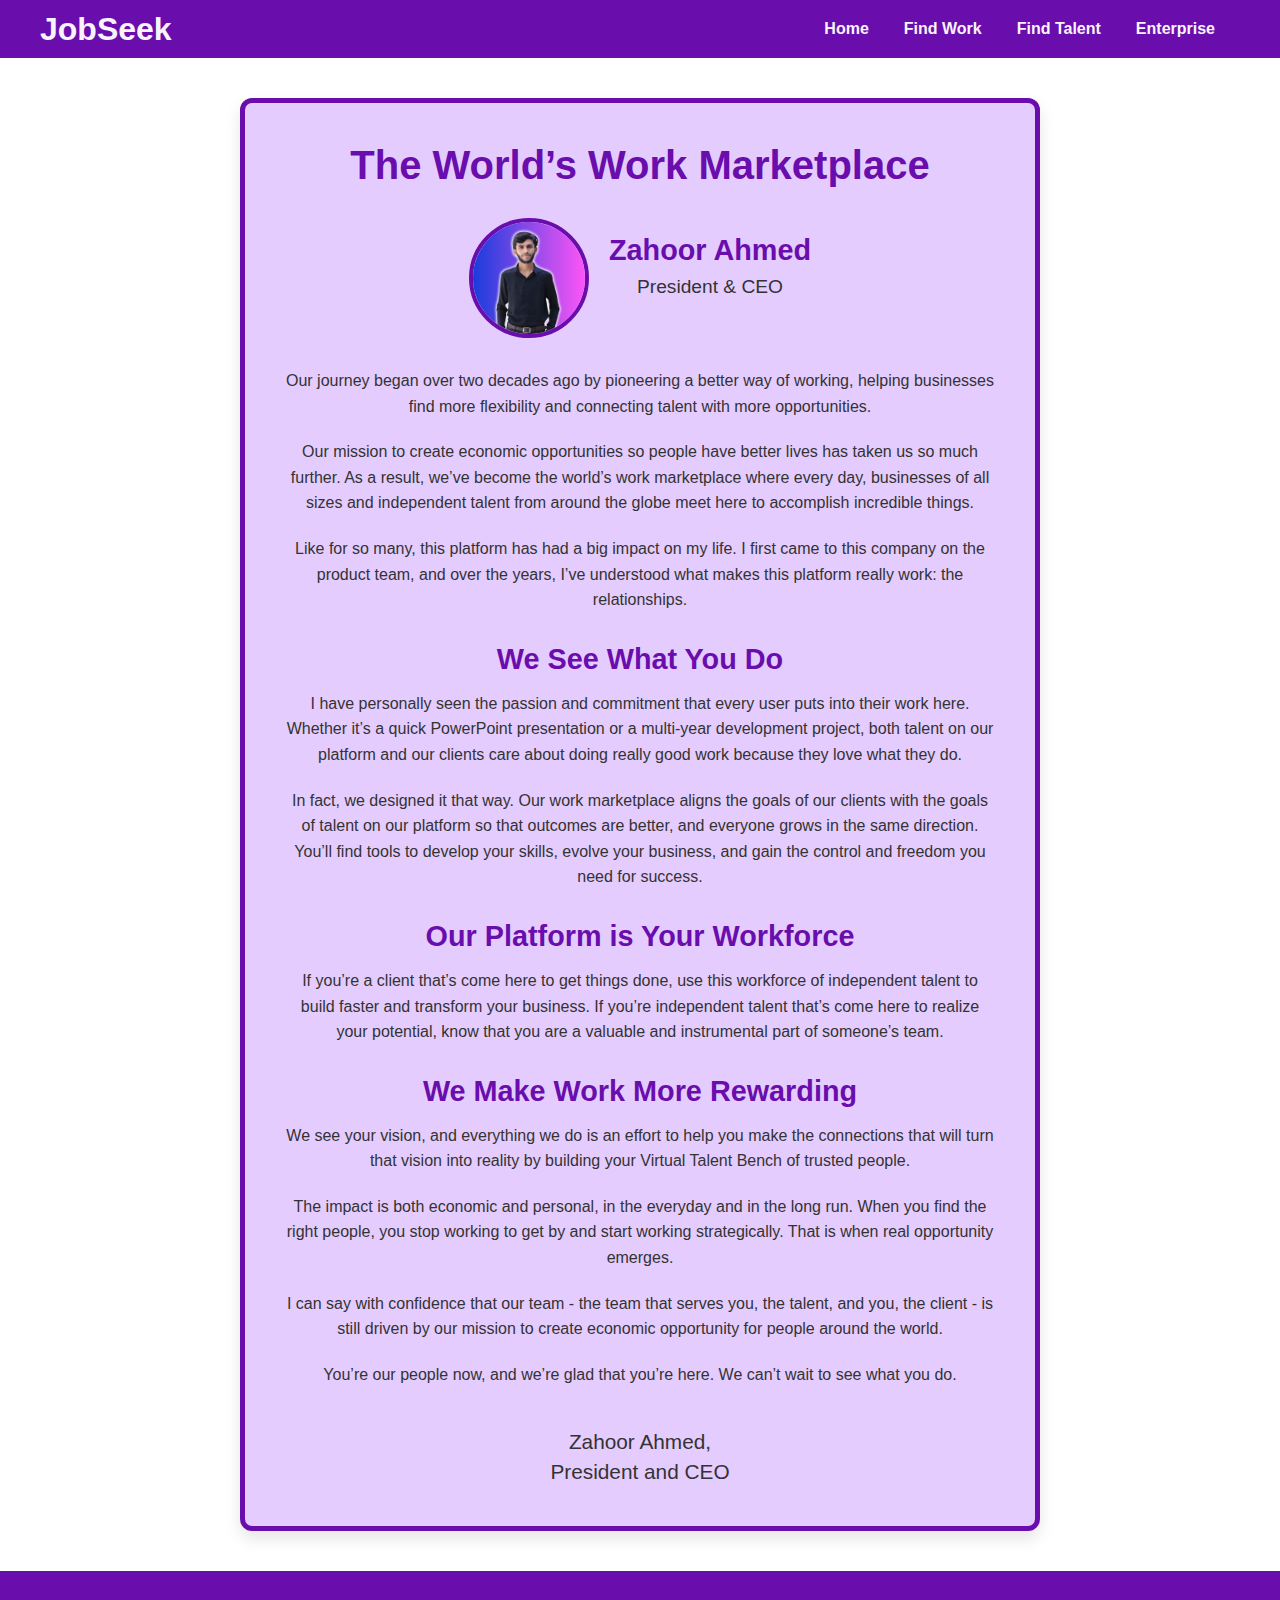
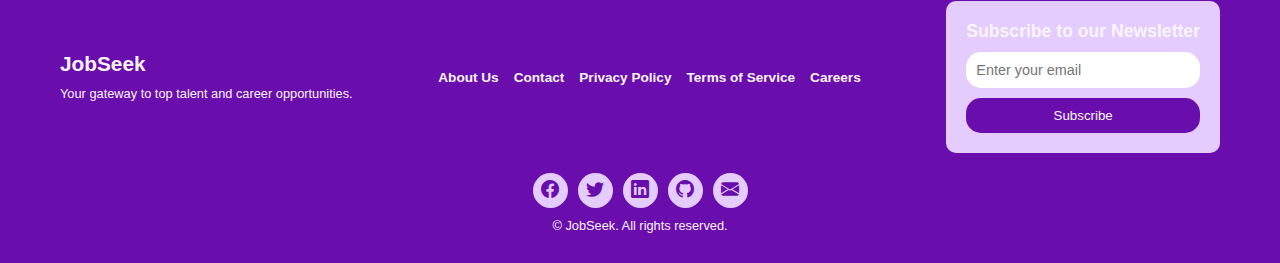
<file: AboutUs.html>
<!DOCTYPE html>
<html lang="en">
<head>
    <meta charset="UTF-8">
    <meta name="viewport" content="width=device-width, initial-scale=1.0">
    <title>About Us</title>
    <link href="https://cdn.jsdelivr.net/npm/bootstrap-icons/font/bootstrap-icons.css" rel="stylesheet">
    <link rel="stylesheet" href="AboutUs.css">
</head>

<body>
    
    <header>
        <div class="containers">
            <div class="logo">
                <h1 style="margin-left: 40px;">JobSeek</h1>
            </div>
            <nav>
                <ul>
                    <li><a href="index.html">Home</a></li>
                    <li><a href="FindWork.html">Find Work</a></li>
                    <li><a href="FindTalent.html">Find Talent</a></li>
                    <li><a href="#">Enterprise</a></li>
                </ul>
            </nav>
        </div>
    </header>


    <section class="about-us">
        <h2>The World’s Work Marketplace</h2>
    
        <div class="ceo-section">
            <img src="./Assets/Zahoor_Ahmed.png" alt="Zahoor Ahmed" class="ceo-image">
            <div class="ceo-details">
                <h3>Zahoor Ahmed</h3>
                <p>President & CEO</p>
            </div>
        </div>
    
        <p>Our journey began over two decades ago by pioneering a better way of working, helping businesses find more flexibility and connecting talent with more opportunities.</p>
    
        <p>Our mission to create economic opportunities so people have better lives has taken us so much further. As a result, we’ve become the world’s work marketplace where every day, businesses of all sizes and independent talent from around the globe meet here to accomplish incredible things.</p>
    
        <p>Like for so many, this platform has had a big impact on my life. I first came to this company on the product team, and over the years, I’ve understood what makes this platform really work: the relationships.</p>
    
        <h4>We See What You Do</h4>
        <p>I have personally seen the passion and commitment that every user puts into their work here. Whether it’s a quick PowerPoint presentation or a multi-year development project, both talent on our platform and our clients care about doing really good work because they love what they do.</p>
    
        <p>In fact, we designed it that way. Our work marketplace aligns the goals of our clients with the goals of talent on our platform so that outcomes are better, and everyone grows in the same direction. You’ll find tools to develop your skills, evolve your business, and gain the control and freedom you need for success.</p>
    
        <h4>Our Platform is Your Workforce</h4>
        <p>If you’re a client that’s come here to get things done, use this workforce of independent talent to build faster and transform your business. If you’re independent talent that’s come here to realize your potential, know that you are a valuable and instrumental part of someone’s team.</p>
    
        <h4>We Make Work More Rewarding</h4>
        <p>We see your vision, and everything we do is an effort to help you make the connections that will turn that vision into reality by building your Virtual Talent Bench of trusted people.</p>
    
        <p>The impact is both economic and personal, in the everyday and in the long run. When you find the right people, you stop working to get by and start working strategically. That is when real opportunity emerges.</p>
    
        <p>I can say with confidence that our team - the team that serves you, the talent, and you, the client - is still driven by our mission to create economic opportunity for people around the world.</p>
    
        <p>You’re our people now, and we’re glad that you’re here. We can’t wait to see what you do.</p>
    
        <div class="ceo-signature">
            <p>Zahoor Ahmed,<br>President and CEO</p>
        </div>
    </section>
    
    <footer>
        <div class="footer-container">
            <div class="footer-left">
                <h2>JobSeek</h2>
                <p>Your gateway to top talent and career opportunities.</p>
            </div>
    
            <div class="footer-center">
                <ul class="footer-links">
                    <li><a href="#">About Us</a></li>
                    <li><a href="#">Contact</a></li>
                    <li><a href="#">Privacy Policy</a></li>
                    <li><a href="#">Terms of Service</a></li>
                    <li><a href="#">Careers</a></li>
                </ul>
            </div>
    
            <div class="footer-right">
                <div class="newsletter-box">
                    <h4>Subscribe to our Newsletter</h4>
                    <form>
                        <input type="email" placeholder="Enter your email" required>
                        <button type="submit">Subscribe</button>
                    </form>
                </div>
            </div>
        </div>
    
        <div class="footer-bottom">
            <ul class="social-icons">
                <li><a href="#"><i class="bi bi-facebook"></i></a></li>
                <li><a href="#"><i class="bi bi-twitter"></i></a></li>
                <li><a href="#"><i class="bi bi-linkedin"></i></a></li>
                <li><a href="#"><i class="bi bi-github"></i></a></li>
                <li><a href="mailto:your-email@gmail.com"><i class="bi bi-envelope-fill"></i></a></li>
            </ul>
            <p>&copy; <span id="year"></span> JobSeek. All rights reserved.</p>
        </div>
    </footer>
    

</body>
</html>
</file>
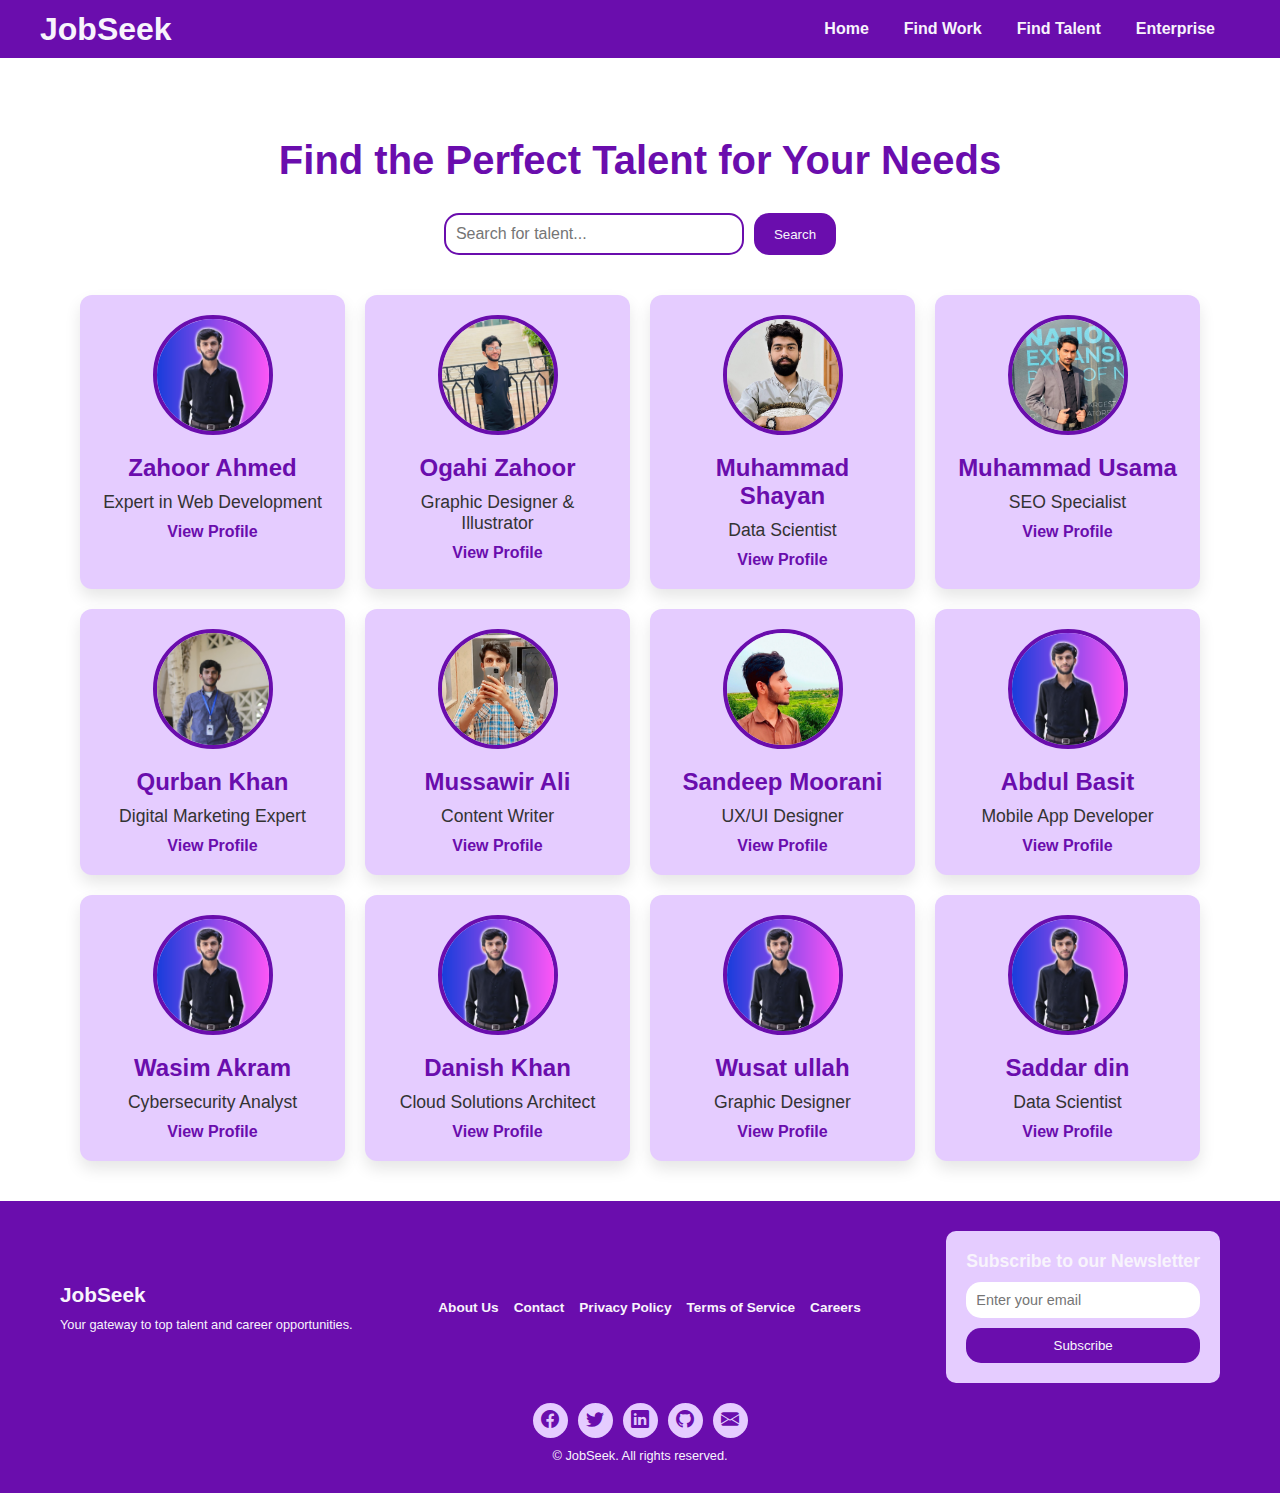
<file: FindTalent.html>
<!DOCTYPE html>
<html lang="en">
<head>
    <meta charset="UTF-8">
    <meta name="viewport" content="width=device-width, initial-scale=1.0">
    <title>Find Talent</title>
    <link href="https://cdn.jsdelivr.net/npm/bootstrap-icons/font/bootstrap-icons.css" rel="stylesheet">
    <link rel="stylesheet" href="FindTalent.css">
</head>
<body>
    
    <header>
        <div class="containers">
            <div class="logo" >
                <h1 style="margin-left: 40px;">JobSeek</h1>
            </div>
            <nav>
                <ul style="margin-right: 40px;">
                    <li><a href="index.html">Home</a></li>
                    <li><a href="FindWork.html">Find Work</a></li>
                    <li><a href="#">Find Talent</a></li>
                    <li><a href="#">Enterprise</a></li>
                </ul>
            </nav>
        </div>
    </header>

    <section class="find-talent">
        <h2>Find the Perfect Talent for Your Needs</h2>
        
        <div class="search-bar">
            <input type="text" placeholder="Search for talent...">
            <button type="submit">Search</button>
        </div>
        
        <div class="talent-list">
            <div class="talent-item">
                <img src="./Assets/Zahoor_Ahmed.png" alt="Talent 1" class="talent-image">
                <div class="talent-info">
                    <h3>Zahoor Ahmed</h3>
                    <p>Expert in Web Development</p>
                    <a href="TalentProfile.html">View Profile</a>
                </div>
            </div>
            
            <div class="talent-item">
                <img src="./Assets/Zahoor4.jpeg" alt="Talent 2" class="talent-image">
                <div class="talent-info">
                    <h3>Ogahi Zahoor</h3>
                    <p>Graphic Designer & Illustrator</p>
                    <a href="TalentProfile.html">View Profile</a>
                </div>
            </div>
            
            <div class="talent-item">
                <img src="./Assets/Shayan.jpg" alt="Talent 3" class="talent-image">
                <div class="talent-info">
                    <h3>Muhammad Shayan</h3>
                    <p>Data Scientist</p>
                    <a href="TalentProfile.html">View Profile</a>
                </div>
            </div>
            
            <div class="talent-item">
                <img src="./Assets/Usama.jpeg" alt="Talent 4" class="talent-image">
                <div class="talent-info">
                    <h3>Muhammad Usama</h3>
                    <p>SEO Specialist</p>
                    <a href="#">View Profile</a>
                </div>
            </div>
            
            <div class="talent-item">
                <img src="./Assets/Zahoor1.jpeg" alt="Talent 5" class="talent-image">
                <div class="talent-info">
                    <h3>Qurban Khan </h3>
                    <p>Digital Marketing Expert</p>
                    <a href="#">View Profile</a>
                </div>
            </div>
            
            <div class="talent-item">
                <img src="./Assets/Zahoor2.jpeg" alt="Talent 6" class="talent-image">
                <div class="talent-info">
                    <h3>Mussawir Ali</h3>
                    <p>Content Writer</p>
                    <a href="#">View Profile</a>
                </div>
            </div>
            
            <div class="talent-item">
                <img src="./Assets/Zahoor3.jpeg" alt="Talent 7" class="talent-image">
                <div class="talent-info">
                    <h3>Sandeep Moorani</h3>
                    <p>UX/UI Designer</p>
                    <a href="#">View Profile</a>
                </div>
            </div>
            
            <div class="talent-item">
                <img src="./Assets/Zahoor_Ahmed.png" alt="Talent 8" class="talent-image">
                <div class="talent-info">
                    <h3>Abdul Basit</h3>
                    <p>Mobile App Developer</p>
                    <a href="#">View Profile</a>
                </div>
            </div>
            
            <div class="talent-item">
                <img src="./Assets/Zahoor_Ahmed.png" alt="Talent 9" class="talent-image">
                <div class="talent-info">
                    <h3>Wasim Akram</h3>
                    <p>Cybersecurity Analyst</p>
                    <a href="#">View Profile</a>
                </div>
            </div>
            
            <div class="talent-item">
                <img src="./Assets/Zahoor_Ahmed.png" alt="Talent 10" class="talent-image">
                <div class="talent-info">
                    <h3>Danish Khan</h3>
                    <p>Cloud Solutions Architect</p>
                    <a href="#">View Profile</a>
                </div>
            </div>
            
            <div class="talent-item">
                <img src="./Assets/Zahoor_Ahmed.png" alt="Talent 11" class="talent-image">
                <div class="talent-info">
                    <h3>Wusat ullah</h3>
                    <p>Graphic Designer</p>
                    <a href="#">View Profile</a>
                </div>
            </div>
            
            <div class="talent-item">
                <img src="./Assets/Zahoor_Ahmed.png" alt="Talent 12" class="talent-image">
                <div class="talent-info">
                    <h3>Saddar din</h3>
                    <p>Data Scientist</p>
                    <a href="#">View Profile</a>
                </div>
            </div>
            
        </div>
    </section>

    <footer>
        <div class="footer-container">
            <div class="footer-left">
                <h2>JobSeek</h2>
                <p>Your gateway to top talent and career opportunities.</p>
            </div>

            <div class="footer-center">
                <ul class="footer-links">
                    <li><a href="AboutUs.html">About Us</a></li>
                    <li><a href="#">Contact</a></li>
                    <li><a href="#">Privacy Policy</a></li>
                    <li><a href="#">Terms of Service</a></li>
                    <li><a href="#">Careers</a></li>
                </ul>
            </div>

            <div class="footer-right">
                <div class="newsletter-box">
                    <h4>Subscribe to our Newsletter</h4>
                    <form>
                        <input type="email" placeholder="Enter your email" required>
                        <button type="submit">Subscribe</button>
                    </form>
                </div>
            </div>
        </div>

        <div class="footer-bottom">
            <ul class="social-icons">
                <li><a href="#"><i class="bi bi-facebook"></i></a></li>
                <li><a href="#"><i class="bi bi-twitter"></i></a></li>
                <li><a href="#"><i class="bi bi-linkedin"></i></a></li>
                <li><a href="#"><i class="bi bi-github"></i></a></li>
                <li><a href="mailto:your-email@gmail.com"><i class="bi bi-envelope-fill"></i></a></li>
            </ul>
            <p>&copy; <span id="year"></span> JobSeek. All rights reserved.</p>
        </div>
    </footer>

</body>
</html>
</file>
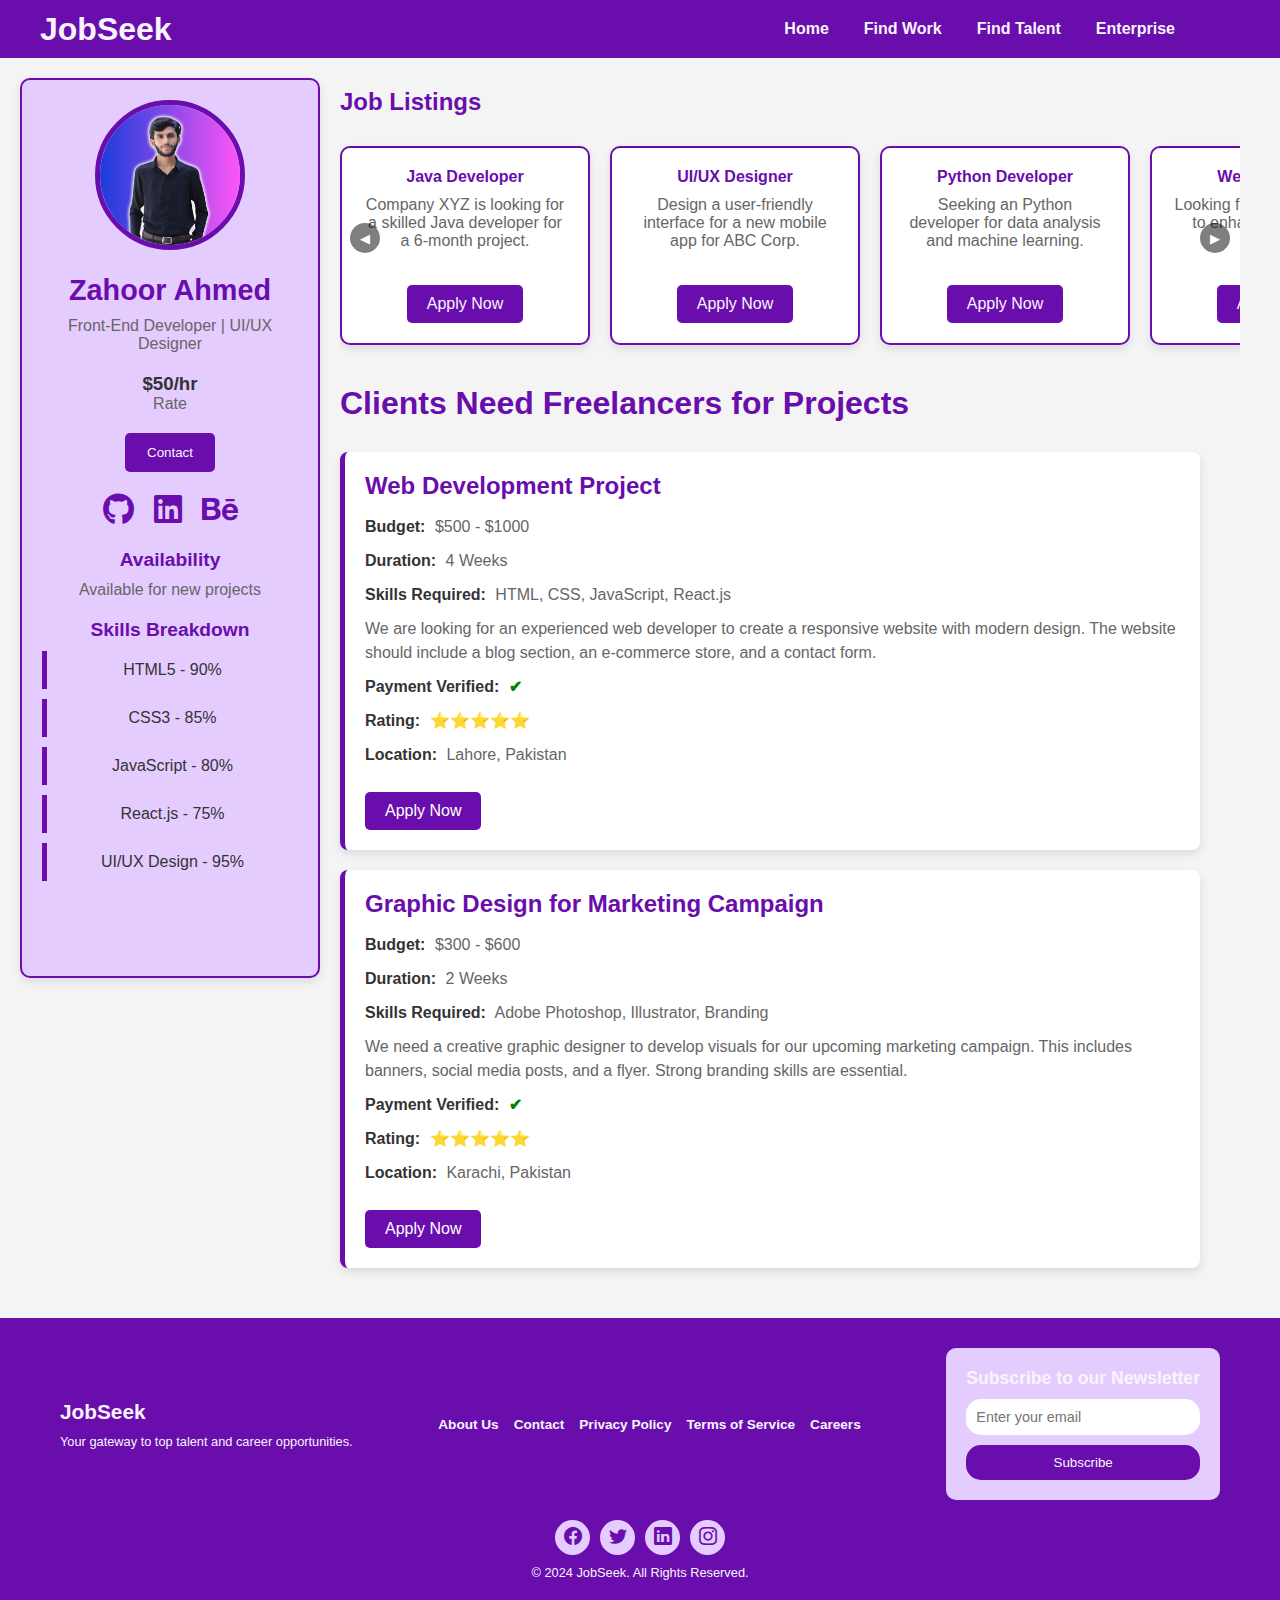
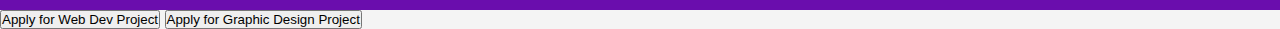
<file: FindWork.html>
<!DOCTYPE html>
<html lang="en">
<head>
    <meta charset="UTF-8">
    <meta name="viewport" content="width=device-width, initial-scale=1.0">
    <title>Find Work</title>
    <link rel="stylesheet" href="Find.css">
    <link href="https://cdn.jsdelivr.net/npm/bootstrap-icons/font/bootstrap-icons.css" rel="stylesheet">
    <link rel="stylesheet" href="https://cdnjs.cloudflare.com/ajax/libs/font-awesome/6.0.0-beta3/css/all.min.css">
    
   
</head>
<body>

    <header>
        <div class="containers">
            <div class="logo">
                <h1 style="margin-left: 40px;">JobSeek</h1>
            </div>
            <nav style="margin-right: 40px;">
                <ul>
                    <li><a href="index.html">Home</a></li>
                    <li><a href="#">Find Work</a></li>
                    <li><a href="FindTalent.html">Find Talent</a></li>
                    <li><a href="#">Enterprise</a></li>
                </ul>
            </nav>
        </div>
    </header>

    <div class="container">
        <div class="profile-container">
            <aside class="profile-sidebar">
                <div class="profile-pic">
                    <img src="./Assets/Zahoor_Ahmed.png" alt="Zahoor Ahmed">
                </div>
                <h2>Zahoor Ahmed</h2>
                <p>Front-End Developer | UI/UX Designer</p>
                <div class="profile-rate">
                    <h3>$50/hr</h3>
                    <p>Rate</p>
                </div>
                <button class="contact-button">Contact</button>
                
                <div class="profile-links">
                    <a href="https://github.com/yourprofile" class="profile-link" aria-label="GitHub">
                        <i class="fab fa-github"></i>
                    </a>
                    <a href="https://linkedin.com/in/yourprofile" class="profile-link" aria-label="LinkedIn">
                        <i class="fab fa-linkedin"></i>
                    </a>
                    <a href="https://behance.net/yourprofile" class="profile-link" aria-label="Behance">
                        <i class="fab fa-behance"></i>
                    </a>
                </div>
                
                <div class="profile-availability">
                    <h4>Availability</h4>
                    <p>Available for new projects</p>
                </div>
                <div class="profile-skills-breakdown">
                    <h4>Skills Breakdown</h4>
                    <ul>
                        <li>HTML5 - 90%</li>
                        <li>CSS3 - 85%</li>
                        <li>JavaScript - 80%</li>
                        <li>React.js - 75%</li>
                        <li>UI/UX Design - 95%</li>
                    </ul>
                </div>
            </aside>
            
            <div class="content-section">
                <section class="job-listings">
                    <h3>Job Listings</h3>
                    <div class="horizontal-scroll">
                        <button class="scroll-icon left">&#9664;</button> 
                        <div class="job-category-box">
                            <h4>Java Developer</h4>
                            <p>Company XYZ is looking for a skilled Java developer for a 6-month project.</p>
                            <a href="#" class="btn">Apply Now</a>
                        </div>
                        <div class="job-category-box">
                            <h4>UI/UX Designer</h4>
                            <p>Design a user-friendly interface for a new mobile app for ABC Corp.</p>
                            <a href="#" class="btn">Apply Now</a>
                        </div>
                        <div class="job-category-box">
                            <h4>Python Developer</h4>
                            <p>Seeking an Python developer for data analysis and machine learning.</p>
                            <a href="#" class="btn">Apply Now</a>
                        </div>
                        <div class="job-category-box">
                            <h4>Web Developer</h4>
                            <p>Looking for a web developer to enhance our existing website.</p>
                            <a href="#" class="btn">Apply Now</a>
                        </div>
                        <div class="job-category-box">
                            <h4>App Developer</h4>
                            <p>Develop a cross-platform mobile application for our startup.</p>
                            <a href="#" class="btn">Apply Now</a>
                        </div>
                        <div class="job-category-box">
                            <h4>Graphic Designer</h4>
                            <p>GraphicDesign marketing materials for our new product launch.</p>
                            <a href="#" class="btn">Apply Now</a>
                        </div>
                        <button class="scroll-icon right">&#9654;</button> 
                    </div>
                </section>

                <section class="clients-projects">
                    <h3>Clients Need Freelancers for Projects</h3>
                
                    <div class="project-card">
                        <h4>Web Development Project</h4>
                        <p><strong>Budget:</strong> $500 - $1000</p>
                        <p><strong>Duration:</strong> 4 Weeks</p>
                        <p><strong>Skills Required:</strong> HTML, CSS, JavaScript, React.js</p>
                        <p>We are looking for an experienced web developer to create a responsive website with modern design. The website should include a blog section, an e-commerce store, and a contact form.</p>
                        <p><strong>Payment Verified:</strong> <span style="color: green;">✔</span></p>
                        <p><strong>Rating:</strong> ⭐⭐⭐⭐⭐</p>
                        <p><strong>Location:</strong> Lahore, Pakistan</p>
                        <a href="#" class="btn open-modal" data-project="1">Apply Now</a>
                    </div>
                
                    <div class="project-card">
                        <h4>Graphic Design for Marketing Campaign</h4>
                        <p><strong>Budget:</strong> $300 - $600</p>
                        <p><strong>Duration:</strong> 2 Weeks</p>
                        <p><strong>Skills Required:</strong> Adobe Photoshop, Illustrator, Branding</p>
                        <p>We need a creative graphic designer to develop visuals for our upcoming marketing campaign. This includes banners, social media posts, and a flyer. Strong branding skills are essential.</p>
                        <p><strong>Payment Verified:</strong> <span style="color: green;">✔</span></p>
                        <p><strong>Rating:</strong> ⭐⭐⭐⭐⭐</p>
                        <p><strong>Location:</strong> Karachi, Pakistan</p>
                        <a href="#" class="btn open-modal" data-project="2">Apply Now</a>
                    </div>
                </section>
            </div>
        </div>
    </div>

    <footer>
        <div class="footer-container">
            <div class="footer-left">
                <h2>JobSeek</h2>
                <p>Your gateway to top talent and career opportunities.</p>
            </div>
    
            <div class="footer-center">
                <ul class="footer-links">
                    <li><a href="AboutUs.html">About Us</a></li>
                    <li><a href="#">Contact</a></li>
                    <li><a href="#">Privacy Policy</a></li>
                    <li><a href="#">Terms of Service</a></li>
                    <li><a href="#">Careers</a></li>
                </ul>
            </div>
    
            <div class="footer-right">
                <div class="newsletter-box">
                    <h4>Subscribe to our Newsletter</h4>
                    <form>
                        <input type="email" placeholder="Enter your email" required>
                        <button type="submit">Subscribe</button>
                    </form>
                </div>
            </div>
        </div>
    
        <div class="footer-bottom">
            <ul class="social-icons">
                <li><a href="#"><i class="bi bi-facebook"></i></a></li>
                <li><a href="#"><i class="bi bi-twitter"></i></a></li>
                <li><a href="#"><i class="bi bi-linkedin"></i></a></li>
                <li><a href="#"><i class="bi bi-instagram"></i></a></li>
            </ul>
            <p>&copy; 2024 JobSeek. All Rights Reserved.</p>
        </div>
    </footer>


    <div id="myModal" class="modal">
        <div class="modal-content">
            <span class="close">&times;</span>
            <h2>Apply for Project</h2>
            <div id="modal-body">
                
            </div>
            <div class="modal-footer">
                <button id="submit-application" class="btn">Submit Application</button>
            </div>
        </div>
    </div>
    
 
    <button class="open-modal" data-project="1">Apply for Web Dev Project</button>
    <button class="open-modal" data-project="2">Apply for Graphic Design Project</button>
    
    <script>
        document.addEventListener('DOMContentLoaded', function () {
            
            var modal = document.getElementById('myModal');
            var modalContent = document.querySelector('.modal-content');
            var span = document.getElementsByClassName('close')[0];
            var btns = document.querySelectorAll('.open-modal');
            var modalBody = document.getElementById('modal-body');
    
           
            btns.forEach(function (btn) {
                btn.onclick = function () {
                    var projectId = this.getAttribute('data-project');
                    var projectDetails = getProjectDetails(projectId);
                    modalBody.innerHTML = projectDetails;
                    modal.style.display = 'flex';
                    modalContent.classList.add('slide-in'); 
                }
            });
    
            // Close modal
            span.onclick = function () {
                modalContent.classList.remove('slide-in');
                modalContent.classList.add('slide-out'); 
                setTimeout(function () {
                    modal.style.display = 'none';
                    modalContent.classList.remove('slide-out');
                }, 300); 
            };
    
           
            window.onclick = function (event) {
                if (event.target === modal) {
                    modalContent.classList.remove('slide-in');
                    modalContent.classList.add('slide-out');
                    setTimeout(function () {
                        modal.style.display = 'none';
                        modalContent.classList.remove('slide-out');
                    }, 300);
                }
            }
    
           
            function getProjectDetails(projectId) {
                switch (projectId) {
                    case '1':
                        return '<h3>Web Development Project</h3><p>Description: Create a responsive website with modern design, including a blog, e-commerce store, and contact form.</p><p>Budget: $500 - $1000</p><p>Duration: 4 Weeks</p>';
                    case '2':
                        return '<h3>Graphic Design for Marketing Campaign</h3><p>Description: Develop visuals for a marketing campaign including banners, social media posts, and a flyer.</p><p>Budget: $300 - $600</p><p>Duration: 2 Weeks</p>';
                    default:
                        return '<p>Details not available.</p>';
                }
            }
        });
    </script>
    
</body>
</html>
</file>
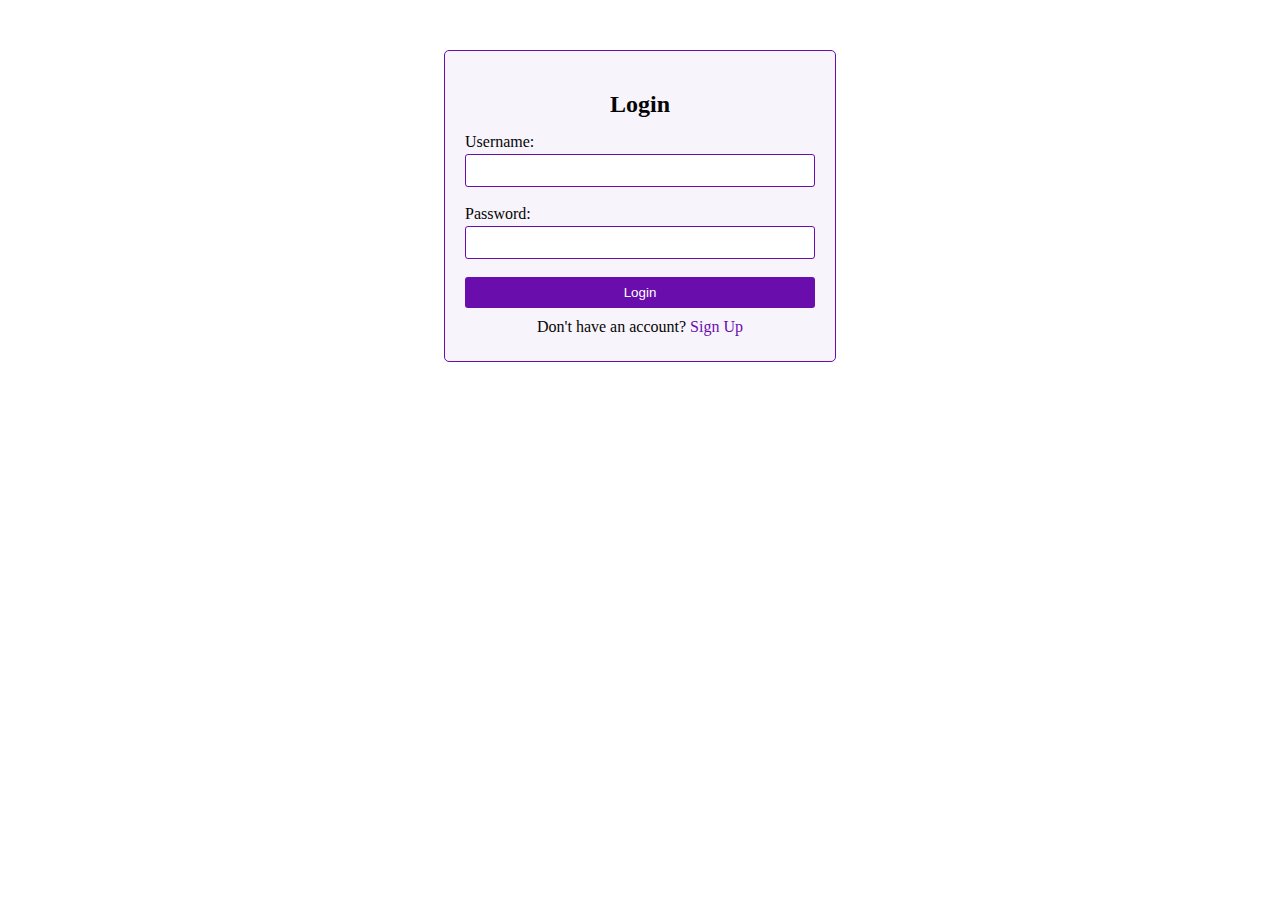
<file: Login.html>
<!DOCTYPE html>
<html lang="en">
<head>
    <meta charset="UTF-8">
    <meta name="viewport" content="width=device-width, initial-scale=1.0">
    <title>Login</title>
    <link rel="stylesheet" href="LoginSign.css">
</head>
<body>
    <div class="auth-container">
        <h2>Login</h2>
        <form id="loginForm" onsubmit="return check()">
            <label for="username">Username:</label>
            <input type="text" id="username" name="username" required>
            
            <label for="password">Password:</label>
            <input type="password" id="password" name="password" required>
            
            <button type="submit">Login</button>
        </form>
        <p>Don't have an account? <a href="SignUp.Html">Sign Up</a></p>
    </div>
    <script src="Login.js"></script>
</body>
</html>
</file>
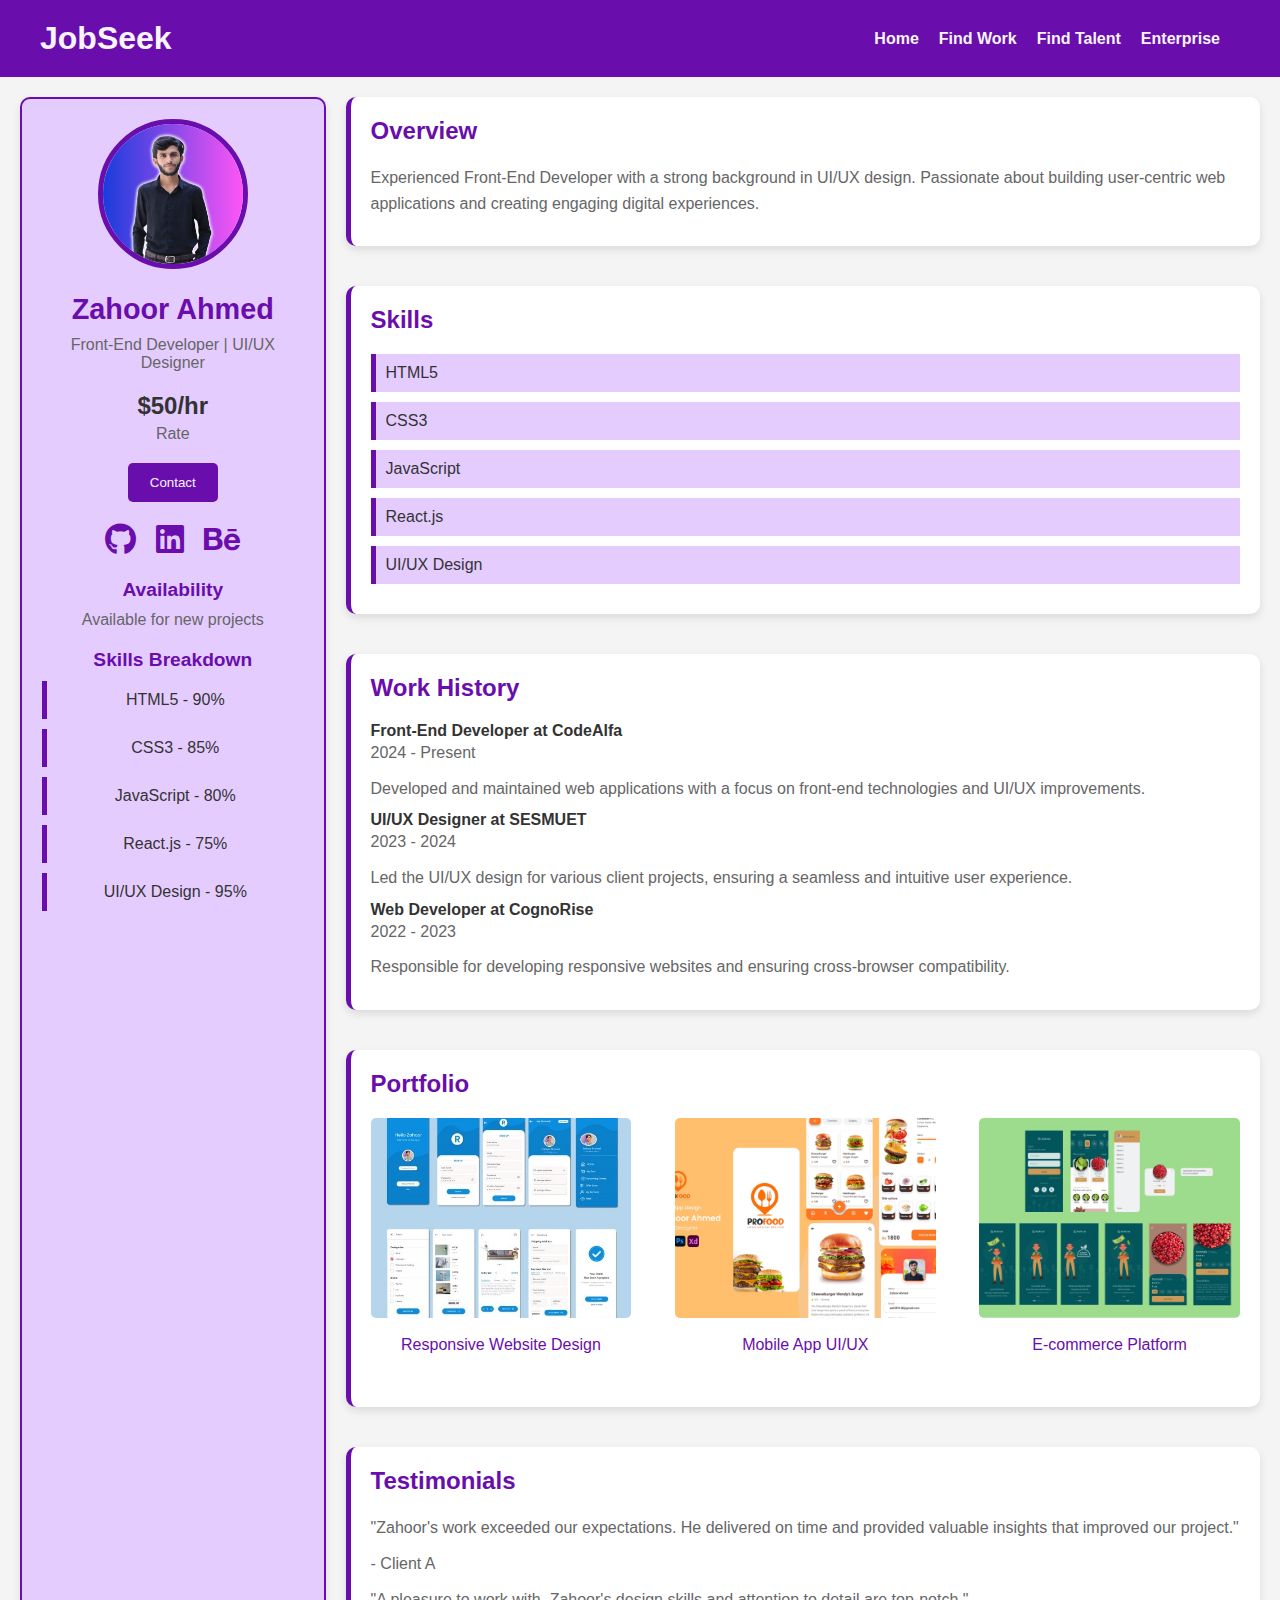
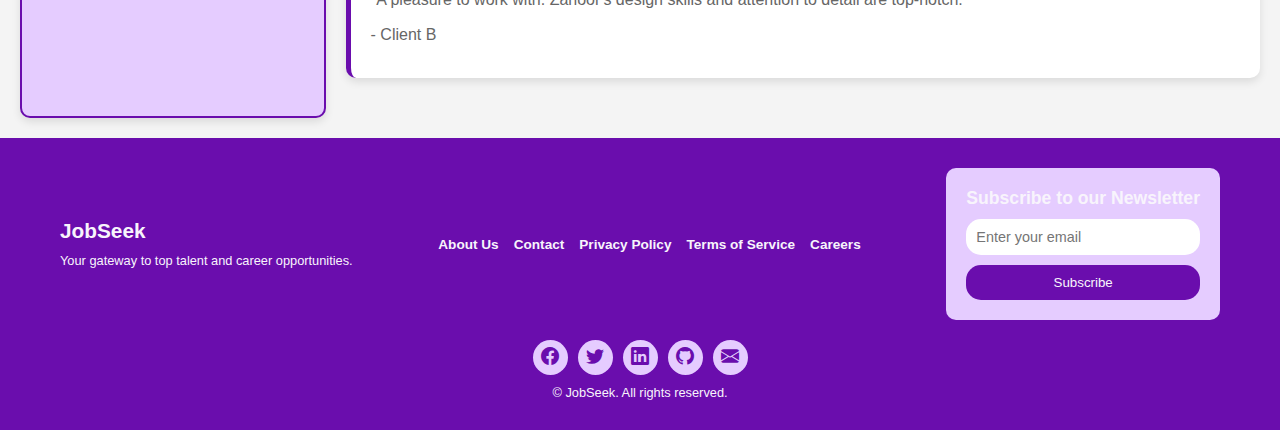
<file: Profile.html>
<!DOCTYPE html>
<html lang="en">
<head>
    <meta charset="UTF-8">
    <meta name="viewport" content="width=device-width, initial-scale=1.0">
    <title>Freelancer Profile - JobSeek</title>
    <link rel="stylesheet" href="Profile.css">
    <link href="https://cdn.jsdelivr.net/npm/bootstrap-icons/font/bootstrap-icons.css" rel="stylesheet">
    <link rel="stylesheet" href="https://cdnjs.cloudflare.com/ajax/libs/font-awesome/6.0.0-beta3/css/all.min.css">

</head>
<body>
    <header>
        <div class="container">
            <div class="logo" style="margin-left: 40px;">
                <h1>JobSeek</h1>
            </div>
            <nav>
                <ul style="margin-right: 40px;">
                    <li><a href="index.html">Home</a></li>
                    <li><a href="FindWork.html">Find Work</a></li>
                    <li><a href="FindTalent.html">Find Talent</a></li>
                    <li><a href="#">Enterprise</a></li>
                </ul>
            </nav>
        </div>
    </header>

    <div class="profile-container">
        <aside class="profile-sidebar">
            <div class="profile-pic">
                <img src="./Assets/Zahoor_Ahmed.png" alt="Zahoor Ahmed">
            </div>
            <h2>Zahoor Ahmed</h2>
            <p>Front-End Developer | UI/UX Designer</p>
            <div class="profile-rate">
                <h3>$50/hr</h3>
                <p>Rate</p>
            </div>
            <button class="contact-button">Contact</button>
            
            <div class="profile-links">
                <a href="https://github.com/yourprofile" class="profile-link" aria-label="GitHub">
                    <i class="fab fa-github"></i>
                </a>
                <a href="https://linkedin.com/in/yourprofile" class="profile-link" aria-label="LinkedIn">
                    <i class="fab fa-linkedin"></i>
                </a>
                <a href="https://behance.net/yourprofile" class="profile-link" aria-label="Behance">
                    <i class="fab fa-behance"></i>
                </a>
            </div>
            
            
            <div class="profile-availability">
                <h4>Availability</h4>
                <p>Available for new projects</p>
            </div>
            <div class="profile-skills-breakdown">
                <h4>Skills Breakdown</h4>
                <ul>
                    <li>HTML5 - 90%</li>
                    <li>CSS3 - 85%</li>
                    <li>JavaScript - 80%</li>
                    <li>React.js - 75%</li>
                    <li>UI/UX Design - 95%</li>
                </ul>
            </div>
        </aside>

        <main class="profile-main">
            <section class="profile-overview">
                <h3>Overview</h3>
                <p>Experienced Front-End Developer with a strong background in UI/UX design. Passionate about building user-centric web applications and creating engaging digital experiences.</p>
            </section>

            <section class="profile-skills">
                <h3>Skills</h3>
                <ul>
                    <li>HTML5</li>
                    <li>CSS3</li>
                    <li>JavaScript</li>
                    <li>React.js</li>
                    <li>UI/UX Design</li>
                </ul>
            </section>

            <section class="profile-experience">
                <h3>Work History</h3>
                <div class="experience-item">
                    <h4>Front-End Developer at CodeAlfa</h4>
                    <p>2024 - Present</p>
                    <p>Developed and maintained web applications with a focus on front-end technologies and UI/UX improvements.</p>
                </div>
                <div class="experience-item">
                    <h4>UI/UX Designer at SESMUET</h4>
                    <p>2023 - 2024</p>
                    <p>Led the UI/UX design for various client projects, ensuring a seamless and intuitive user experience.</p>
                </div>
                <div class="experience-item">
                    <h4>Web Developer at CognoRise</h4>
                    <p>2022 - 2023</p>
                    <p>Responsible for developing responsive websites and ensuring cross-browser compatibility.</p>
                </div>
            </section>

            <section class="profile-portfolio">
                <h3>Portfolio</h3>
                <div class="portfolio-items">
                    <div class="portfolio-item">
                        <img src="./Assets/App.jpeg" alt="Project 1">
                        <p>Responsive Website Design</p>
                    </div>
                    <div class="portfolio-item">
                        <img src="./Assets/Food.jpeg" alt="Project 2">
                        <p>Mobile App UI/UX</p>
                    </div>
                    <div class="portfolio-item">
                        <img src="./Assets/Design.jpeg" alt="Project 3">
                        <p>E-commerce Platform</p>
                    </div>
                </div>
            </section>

            <section class="profile-testimonials">
                <h3>Testimonials</h3>
                <div class="testimonial-item">
                    <p>"Zahoor's work exceeded our expectations. He delivered on time and provided valuable insights that improved our project."</p>
                    <p>- Client A</p>
                </div>
                <div class="testimonial-item">
                    <p>"A pleasure to work with. Zahoor's design skills and attention to detail are top-notch."</p>
                    <p>- Client B</p>
                </div>
            </section>
        </main>
    </div>

    <footer>
        <div class="footer-container">
            <div class="footer-left">
                <h2>JobSeek</h2>
                <p>Your gateway to top talent and career opportunities.</p>
            </div>
    
            <div class="footer-center">
                <ul class="footer-links">
                    <li><a href="AboutUs.html">About Us</a></li>
                    <li><a href="#">Contact</a></li>
                    <li><a href="#">Privacy Policy</a></li>
                    <li><a href="#">Terms of Service</a></li>
                    <li><a href="#">Careers</a></li>
                </ul>
            </div>
    
            <div class="footer-right">
                <div class="newsletter-box">
                    <h4>Subscribe to our Newsletter</h4>
                    <form>
                        <input type="email" placeholder="Enter your email" required>
                        <button type="submit">Subscribe</button>
                    </form>
                </div>
            </div>
        </div>
    
        <div class="footer-bottom">
            <ul class="social-icons">
                <li><a href="#"><i class="bi bi-facebook"></i></a></li>
                <li><a href="#"><i class="bi bi-twitter"></i></a></li>
                <li><a href="#"><i class="bi bi-linkedin"></i></a></li>
                <li><a href="#"><i class="bi bi-github"></i></a></li>
                <li><a href="mailto:your-email@gmail.com"><i class="bi bi-envelope-fill"></i></a></li>
            </ul>
            <p>&copy; <span id="year"></span> JobSeek. All rights reserved.</p>
        </div>
    </footer>
    

    
</body>
</html>
</file>
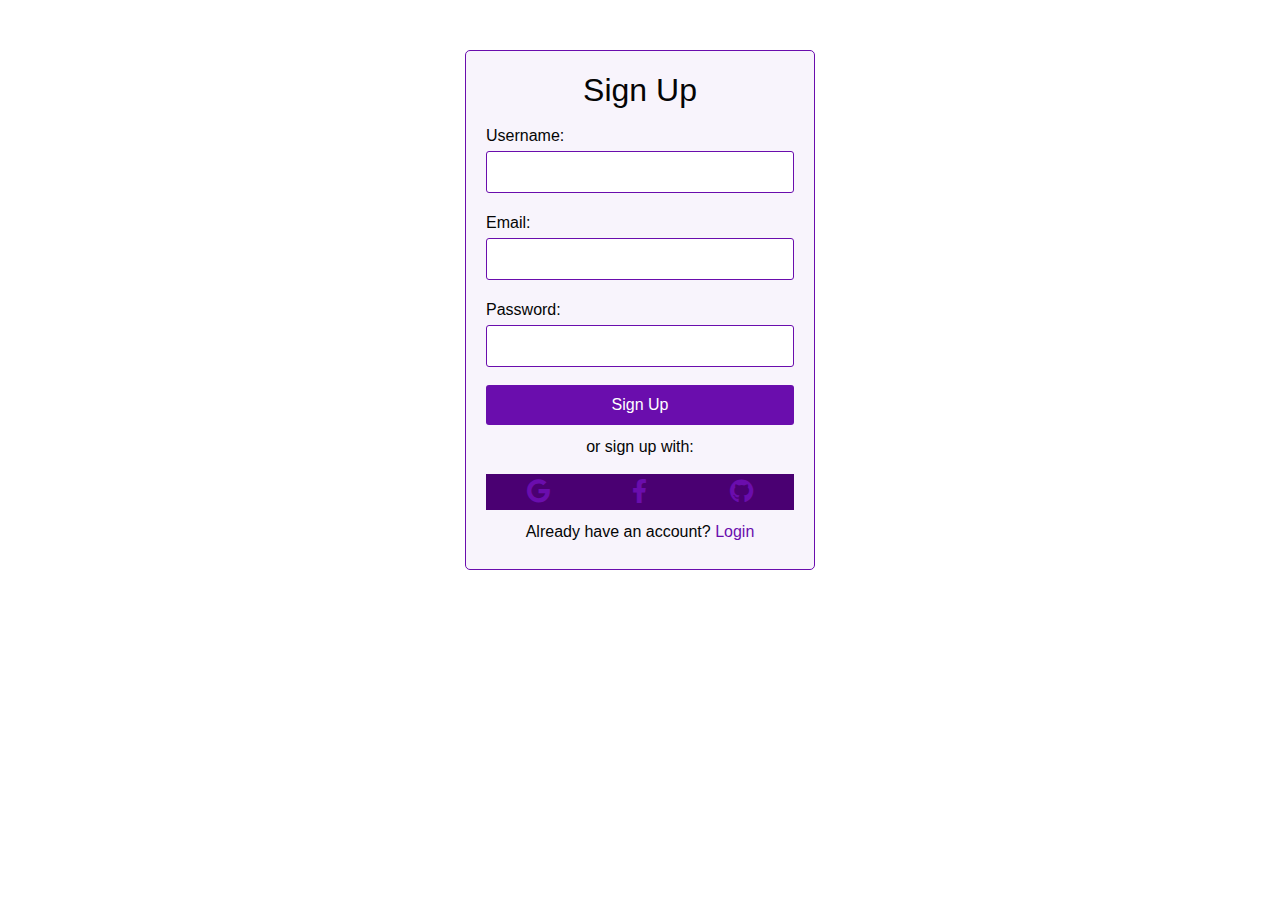
<file: SignUp.Html>
<!DOCTYPE html>
<html lang="en">
<head>
    <meta charset="UTF-8">
    <meta name="viewport" content="width=device-width, initial-scale=1.0">
    <title>Sign Up</title>
     
    <link href="https://maxcdn.bootstrapcdn.com/bootstrap/4.5.2/css/bootstrap.min.css" rel="stylesheet">
   
    <link href="https://cdnjs.cloudflare.com/ajax/libs/font-awesome/5.15.3/css/all.min.css" rel="stylesheet">
    <link rel="stylesheet" href="LoginSign.css">
</head>
<body>
    <div class="auth-container">
        <h2>Sign Up</h2>
        <form id="signupForm">
            <label for="username">Username:</label>
            <input type="text" id="username" name="username" required>
            
            <label for="email">Email:</label>
            <input type="email" id="email" name="email" required>
            
            <label for="password">Password:</label>
            <input type="password" id="password" name="password" required>
            
            <button type="button" class="btn btn-primary btn-block">Sign Up</button>
        </form>
        
        <p>or sign up with:</p>
        <div class="social-login">
            <a href="#" class="social-icon"><i class="fab fa-google"></i></a>
            <a href="#" class="social-icon"><i class="fab fa-facebook-f"></i></a>
            <a href="#" class="social-icon"><i class="fab fa-github"></i></a>
        </div>
        
        <p>Already have an account? <a href="login.html">Login</a></p>
    </div>
    <script src="scripts.js"></script>
    <!-- Bootstrap JS and dependencies -->
    <script src="https://code.jquery.com/jquery-3.5.1.slim.min.js"></script>
    <script src="https://cdn.jsdelivr.net/npm/@popperjs/core@2.9.2/dist/umd/popper.min.js"></script>
    <script src="https://maxcdn.bootstrapcdn.com/bootstrap/4.5.2/js/bootstrap.min.js"></script>
</body>
</html>
</file>
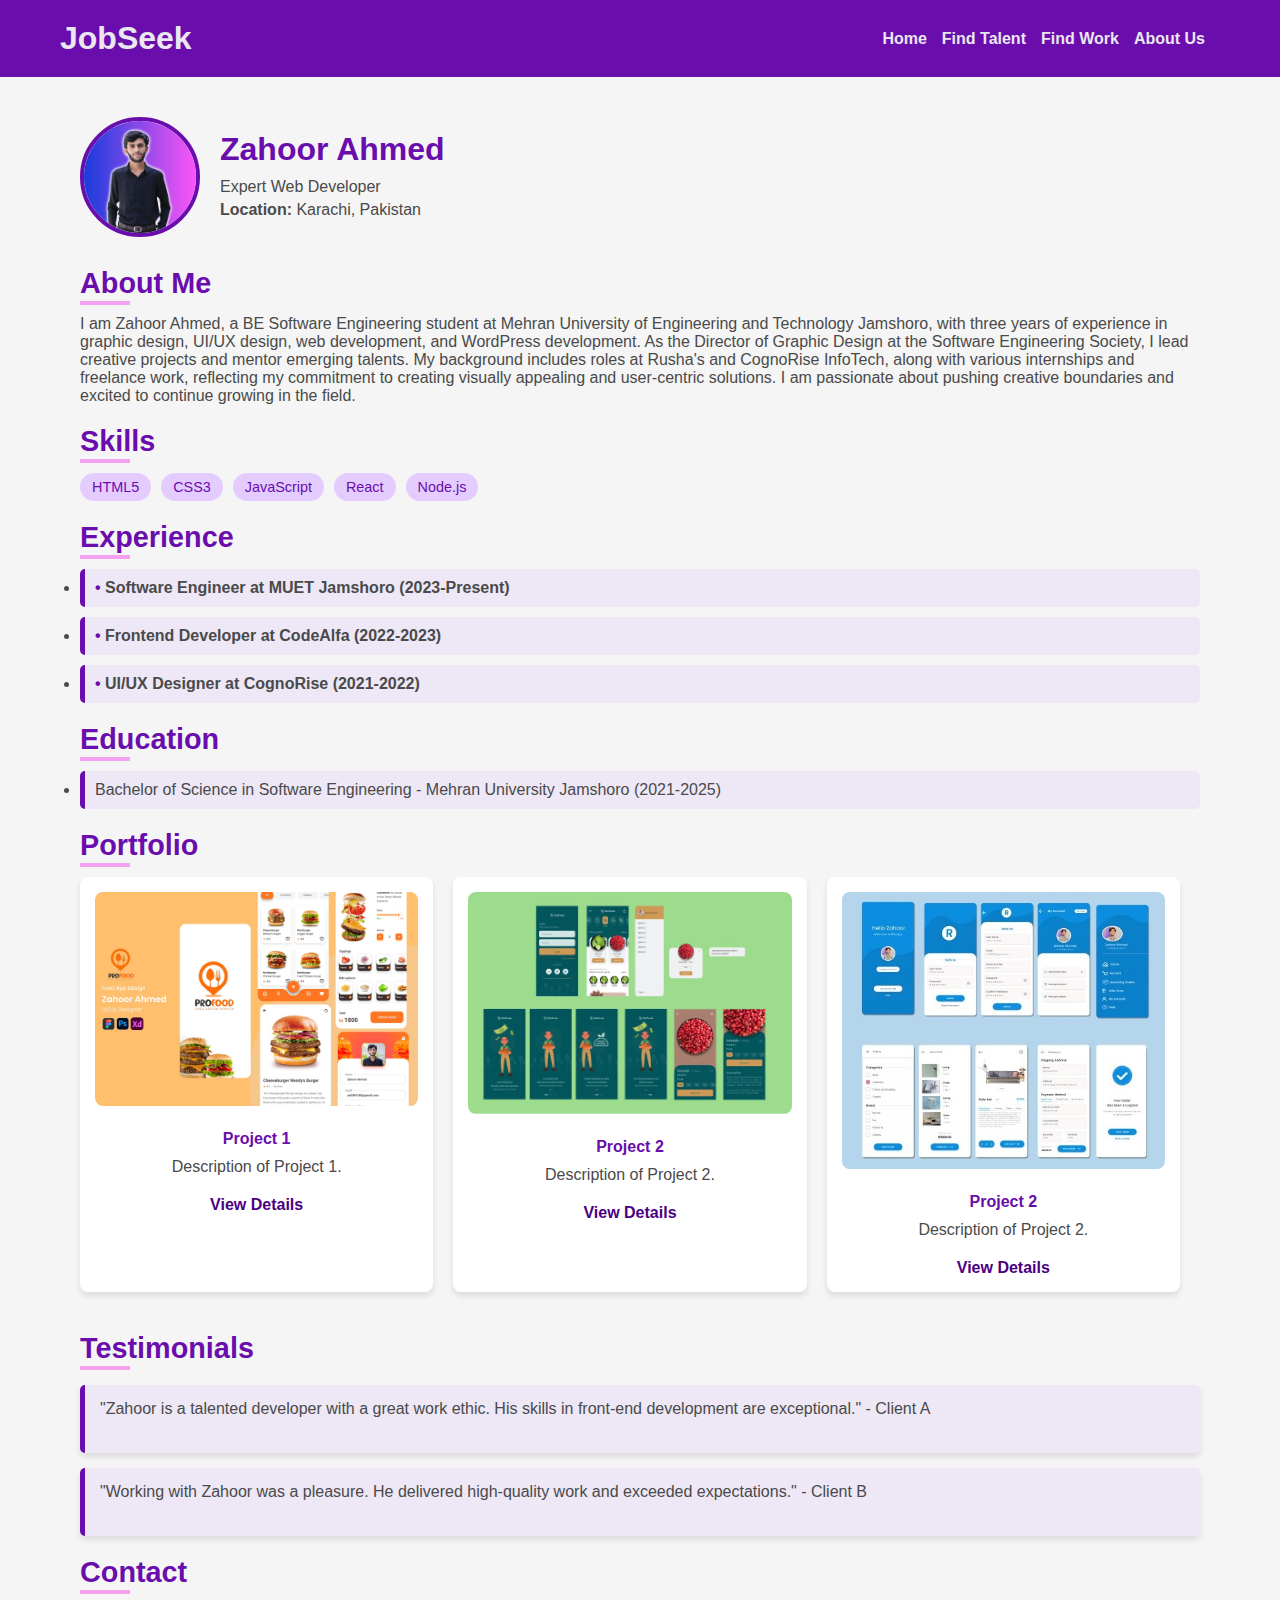
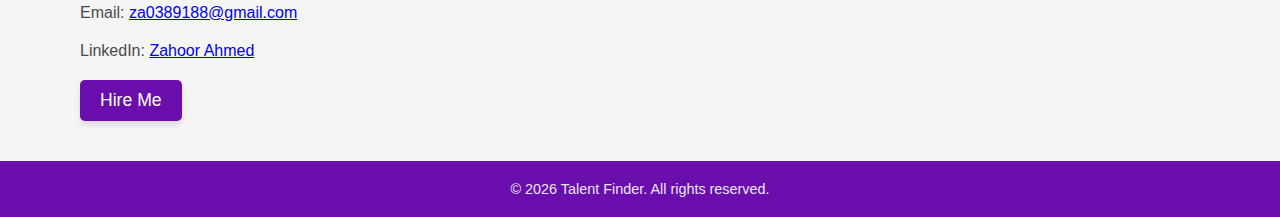
<file: TalentProfile.html>
<!DOCTYPE html>
<html lang="en">
<head>
    <meta charset="UTF-8">
    <meta name="viewport" content="width=device-width, initial-scale=1.0">
    <title>Talent Profile</title>
    <link rel="stylesheet" href="TalentProfile.css">
</head>
<body>
    <header>
        <div class="container">
            <h1>JobSeek</h1>
            <nav>
                <ul>
                    <li><a href="index.html">Home</a></li>
                    <li><a href="FindTalent.html">Find Talent</a></li>
                    <li><a href="FindWork.html">Find Work</a></li>
                    <li><a href="AboutUs.html">About Us</a></li>
                </ul>
            </nav>
        </div>
    </header>

    <main>
        <div class="profile-container">
            <div class="profile-header">
                <img src="./Assets/Zahoor_Ahmed.png" alt="Profile Picture" class="profile-picture">
                <div class="profile-info">
                    <h2>Zahoor Ahmed</h2>
                    <p>Expert Web Developer</p>
                    <p><strong>Location:</strong> Karachi, Pakistan</p>
                </div>
            </div>

            <div class="profile-details">
                <h3>About Me</h3>
                <p> I am Zahoor Ahmed, a BE Software Engineering student at Mehran University of Engineering and Technology Jamshoro, with three years of experience in graphic design, UI/UX design, web development, and WordPress development. As the Director of Graphic Design at the Software Engineering Society, I lead creative projects and mentor emerging talents. My background includes roles at Rusha's and CognoRise InfoTech, along with various internships and freelance work, reflecting my commitment to creating visually appealing and user-centric solutions. I am passionate about pushing creative boundaries and excited to continue growing in the field.</p>

                <h3>Skills</h3>
                <ul class="skills-list">
                    <li>HTML5</li>
                    <li>CSS3</li>
                    <li>JavaScript</li>
                    <li>React</li>
                    <li>Node.js</li>
                </ul>

                <h3>Experience</h3>
                <ul class="experience-list">
                    <li>Software Engineer at MUET Jamshoro (2023-Present)</li>
                    <li>Frontend Developer at CodeAlfa (2022-2023)</li>
                    <li>UI/UX Designer at CognoRise (2021-2022)</li>
                </ul>

                <h3>Education</h3>
                <ul class="education-list">
                    <li>Bachelor of Science in Software Engineering - Mehran University Jamshoro (2021-2025)</li>
                </ul>

                <h3>Portfolio</h3>
                <div class="portfolio-section">
                    <div class="portfolio-item">
                        <img src="./Assets/Food.jpeg" alt="Project 1">
                        <h4>Project 1</h4>
                        <p>Description of Project 1.</p>
                        <a href="#">View Details</a>
                    </div>
                    <div class="portfolio-item">
                        <img src="./Assets/Design.jpeg" alt="Project 2">
                        <h4>Project 2</h4>
                        <p>Description of Project 2.</p>
                        <a href="#">View Details</a>
                    </div>
                    <div class="portfolio-item">
                        <img src="./Assets/App.jpeg" alt="Project 2">
                        <h4>Project 2</h4>
                        <p>Description of Project 2.</p>
                        <a href="#">View Details</a>
                    </div>
                </div>

                <h3>Testimonials</h3>
                <div class="testimonials-section">
                    <div class="testimonial">
                        <p>"Zahoor is a talented developer with a great work ethic. His skills in front-end development are exceptional." - Client A</p>
                    </div>
                    <div class="testimonial">
                        <p>"Working with Zahoor was a pleasure. He delivered high-quality work and exceeded expectations." - Client B</p>
                    </div>
                </div>

                <h3>Contact</h3>
                <p>Email: <a href="mailto:za0389188@gmail.com">za0389188@gmail.com</a></p>
                <p>LinkedIn: <a href="https://www.linkedin.com/in/zahoor-ahmed" target="_blank">Zahoor Ahmed</a></p>
                
                <div class="cta">
                    <a href="mailto:za0389188@gmail.com" class="cta-button">Hire Me</a>
                </div>
            </div>
        </div>
    </main>

    <footer>
        <p>&copy; <span id="year"></span> Talent Finder. All rights reserved.</p>
    </footer>

    <script>
        
        document.getElementById("year").textContent = new Date().getFullYear();
    </script>
</body>
</html>
</file>
<file: AboutUs.css>
* {
    margin: 0;
    padding: 0;
    box-sizing: border-box;
}


body {

    font-family: Arial, sans-serif;
    background-color:  #FFFFFF;
    color: #333;
    justify-content: space-between; 
    
}



header {
    background-color: #6A0DAD; 
    padding: 10px 0; 
    color: #F8F4FC; 
    margin-bottom: 40px;
}

header .containers {
    display: flex;
    justify-content: space-between;
    align-items: center;
}

header nav ul {
    list-style: none;
    display: flex;
    margin-right: 40px; 
    padding: 0;
}

header nav ul li {
    margin-right: 15px; 
    padding: 10px;
}

header nav ul li a {
    text-decoration: none;
    color: #F8F4FC;
    font-weight: bold;
    transition: color 0.3s ease, border-bottom 0.3s ease;
    border-bottom: 2px solid transparent;
    padding-bottom: 3px; 
}

header nav ul li a:hover {
    color: #F4A1F0; 
    border-bottom: 2px solid #F4A1F0;
}

.about-us {
    max-width: 800px;
    background-color: #E5CCFF; 
    padding: 40px;
    border-radius: 12px;
    box-shadow: 0 8px 16px rgba(0, 0, 0, 0.1); 
    text-align: center; 
    border: 5px solid #6A0DAD;
   
    justify-content: center;
    margin: 40px auto;
    
}

.about-us h2 {
    font-size: 2.5em;
    color: #6A0DAD; 
    margin-bottom: 30px;
}

.about-us h4 {
    font-size: 1.8em;
    color: #6A0DAD; 
    margin-top: 30px;
    margin-bottom: 15px;
}

.ceo-section {
    display: flex;
    justify-content: center;
    align-items: center;
    margin-bottom: 30px;
}

.ceo-image {
    border-radius: 50%; 
    border: 4px solid #6A0DAD; 
    width: 120px;
    height: 120px;
    object-fit: cover;
    margin-right: 20px;
}

.ceo-details h3 {
    font-size: 1.8em;
    color: #6A0DAD; 
    margin: 0;
}

.ceo-details p {
    font-size: 1.2em;
    color: #333; 
    margin-top: 5px;
}


.about-us p {
    margin-bottom: 20px;
    line-height: 1.6;
    color: #333; 
}


.ceo-signature {
    margin-top: 40px;
    font-size: 1.3em;
    color: #6A0DAD; 
}

.ceo-signature p {
    margin: 0;
    line-height: 1.4;
}

footer {
    background-color: #6A0DAD;
    color: #F8F4FC;
    padding: 30px 0;
    text-align: center;

  
}

.footer-container {
    max-width: 1200px;
    margin: 0 auto;
    display: flex;
    justify-content: space-between;
    align-items: center;
    padding: 0 20px;
}

.footer-left {
    text-align: left;
}

.footer-left h2 {
    font-size: 1.3em; 
    margin-bottom: 5px;
}

.footer-left p {
    font-size: 0.8em; 
    margin-bottom: 0;
}

.footer-center {
    text-align: center;
}

.footer-links {
    list-style: none;
    padding: 0;
    margin-bottom: 0;
    display: flex;
    justify-content: center;
    gap: 15px;
}

.footer-links li {
    display: inline-block;
}

.footer-links li a {
    text-decoration: none;
    color: #F8F4FC;
    font-size: 0.85em; 
    font-weight: bold;
    transition: color 0.3s ease;
}

.footer-links li a:hover {
    color: #F4A1F0;
}

.footer-right {
    text-align: right;
}

.newsletter-box {
    background-color: #E5CCFF; 
    padding: 20px;
    border-radius: 10px;
    max-width: 300px;
    margin-right: 0; 
}

.newsletter-box h4 {
    font-size: 1.1em;
    margin-bottom: 10px;
    text-align: center;
}

.newsletter-box form {
    display: flex;
    flex-direction: column;
    gap: 10px;
}

.newsletter-box input[type="email"] {
    padding: 10px;
    font-size: 0.9em;
    border-radius: 15px;
    border: none;
}

.newsletter-box button {
    padding: 10px 0;
    background-color: #6A0DAD;
    color: #F8F4FC;
    border: none;
    border-radius: 15px;
    cursor: pointer;
    transition: background-color 0.3s ease;
    text-align: center;
}

.newsletter-box button:hover {
    background-color: #8D24C5;
}

.footer-bottom {
    margin-top: 20px;
}

.social-icons {
    margin-bottom: 10px;
    display: flex;
    justify-content: center;
    gap: 10px;
}

.social-icons li {
    list-style: none;
}

.social-icons li a {
    display: block;
    width: 35px;
    height: 35px;
    background-color: #E5CCFF;
    border-radius: 50%;
    display: flex;
    justify-content: center;
    align-items: center;
    font-size: 18px; 
    color: #6A0DAD;
    transition: all 0.3s ease;
}

.social-icons li a:hover {
    background-color: #6A0DAD;
    color: #F8F4FC;
}

footer p {
    margin-top: 10px;
    font-size: 0.8em; 
}


#year {
    font-weight: bold;
}
</file>
<file: FindTalent.css>
* {
    margin: 0;
    padding: 0;
    box-sizing: border-box;
}

body {
    font-family: Arial, sans-serif;
    background-color: #FFFFFF;
    /* color: #333; */
}

header {
    background-color: #6A0DAD;
    padding: 10px 0;
    color: #F8F4FC;
    margin-bottom: 40px;
}

header .containers {
    display: flex;
    justify-content: space-between;
    align-items: center;
}

header nav ul {
    list-style: none;
    display: flex;
    margin-right: 40px;
    padding: 0;
}

header nav ul li {
    margin-right: 15px;
    padding: 10px;
}

header nav ul li a {
    text-decoration: none;
    color: #F8F4FC;
    font-weight: bold;
    transition: color 0.3s ease, border-bottom 0.3s ease;
    border-bottom: 2px solid transparent;
    padding-bottom: 3px;
}



header nav ul li a:hover {
    color: #F4A1F0;
    border-bottom: 2px solid #F4A1F0;
}



.find-talent {
    max-width: 1200px;
    margin: 0 auto;
    padding: 40px;
}

.find-talent h2 {
    font-size: 2.5em;
    color: #6A0DAD;
    text-align: center;
    margin-bottom: 30px;
}

.search-bar {
    display: flex;
    justify-content: center;
    margin-bottom: 40px;
}

.search-bar input[type="text"] {
    padding: 10px;
    font-size: 1em;
    border-radius: 15px;
    border: 2px solid #6A0DAD;
    width: 300px;
    margin-right: 10px;
}

.search-bar button {
    padding: 10px 20px;
    background-color: #6A0DAD;
    color: #F8F4FC;
    border: none;
    border-radius: 15px;
    cursor: pointer;
    transition: background-color 0.3s ease;
}

.search-bar button:hover {
    background-color: #8D24C5;
}

.talent-list {
    display: grid;
    grid-template-columns: repeat(auto-fill, minmax(250px, 1fr));
    gap: 20px;
}

.talent-item {
    background-color: #E5CCFF;
    padding: 20px;
    border-radius: 12px;
    box-shadow: 0 8px 16px rgba(0, 0, 0, 0.1);
    text-align: center;
    transition: transform 0.3s ease, box-shadow 0.3s ease;
}
.talent-item:hover {
    border-left: 5px solid #6A0DAD;
    border-bottom: 5px solid #6A0DAD;
    transform: scale(1.05);

}

.talent-image {
    border-radius: 50%;
    border: 4px solid #6A0DAD;
    width: 120px;
    height: 120px;
    object-fit: cover;
    margin-bottom: 15px;
}

.talent-info h3 {
    font-size: 1.5em;
    color: #6A0DAD;
    margin-bottom: 10px;
}

.talent-info p {
    font-size: 1.1em;
    color: #333;
    margin-bottom: 10px;
}

.talent-info a {
    text-decoration: none;
    color: #6A0DAD;
    font-weight: bold;
    border-bottom: 2px solid transparent;
    padding-bottom: 3px;
    transition: color 0.3s ease, border-bottom 0.3s ease;
}

.talent-info a:hover {
    color: #F4A1F0;
    border-bottom: 2px solid #F4A1F0;
}

footer {
    background-color: #6A0DAD;
    color: #F8F4FC;
    padding: 30px 0;
    text-align: center;
}

.footer-container {
    max-width: 1200px;
    margin: 0 auto;
    display: flex;
    justify-content: space-between;
    align-items: center;
    padding: 0 20px;
}

.footer-left {
    text-align: left;
}

.footer-left h2 {
    font-size: 1.3em;
    margin-bottom: 5px;
}

.footer-left p {
    font-size: 0.8em;
    margin-bottom: 0;
}

.footer-center {
    text-align: center;
}

.footer-links {
    list-style: none;
    padding: 0;
    margin-bottom: 0;
    display: flex;
    justify-content: center;
    gap: 15px;
}

.footer-links li {
    display: inline-block;
}

.footer-links li a {
    text-decoration: none;
    color: #F8F4FC;
    font-size: 0.85em;
    font-weight: bold;
    transition: color 0.3s ease;
}

.footer-links li a:hover {
    color: #F4A1F0;
}

.footer-right {
    text-align: right;
}

.newsletter-box {
    background-color: #E5CCFF;
    padding: 20px;
    border-radius: 10px;
    max-width: 300px;
    margin-right: 0;
}

.newsletter-box h4 {
    font-size: 1.1em;
    margin-bottom: 10px;
    text-align: center;
}

.newsletter-box form {
    display: flex;
    flex-direction: column;
    gap: 10px;
}

.newsletter-box input[type="email"] {
    padding: 10px;
    font-size: 0.9em;
    border-radius: 15px;
    border: none;
}

.newsletter-box button {
    padding: 10px 0;
    background-color: #6A0DAD;
    color: #F8F4FC;
    border: none;
    border-radius: 15px;
    cursor: pointer;
    transition: background-color 0.3s ease;
    text-align: center;
}

.newsletter-box button:hover {
    background-color: #8D24C5;
}

.footer-bottom {
    margin-top: 20px;
}

.social-icons {
    margin-bottom: 10px;
    display: flex;
    justify-content: center;
    gap: 10px;
}

.social-icons li {
    list-style: none;
}

.social-icons li a {
    display: block;
    width: 35px;
    height: 35px;
    background-color: #E5CCFF;
    border-radius: 50%;
    display: flex;
    justify-content: center;
    align-items: center;
    font-size: 18px;
    color: #6A0DAD;
    transition: all 0.3s ease;
}

.social-icons li a:hover {
    background-color: #6A0DAD;
    color: #F8F4FC;
}

footer p {
    margin-top: 10px;
    font-size: 0.8em;
}

#year {
    font-weight: bold;
}
</file>
<file: Find.css>
* {
    margin: 0;
    padding: 0;
    box-sizing: border-box;
}


body {
    font-family: Arial, sans-serif;
    background-color: #F4F4F4;
    color: #333;
    width: 100%;
}


header {
    background-color: #6A0DAD; 
    padding: 10px 0; 
    color: #F8F4FC; 
}

header .containers {
    display: flex;
    justify-content: space-between;
    align-items: center;
}

header nav ul {
    list-style: none;
    display: flex;
    margin-right: 40px; 
    padding: 0;
}

header nav ul li {
    margin-right: 15px; 
    padding: 10px;
}

header nav ul li a {
    text-decoration: none;
    color: #F8F4FC;
    font-weight: bold;
    transition: color 0.3s ease, border-bottom 0.3s ease;
    border-bottom: 2px solid transparent;
    padding-bottom: 3px; 
}

header nav ul li a:hover {
    color: #F4A1F0; 
    border-bottom: 2px solid #F4A1F0;
}


.container {
    display: flex;
    /* height: 190vh;  */
    
}


.profile-container {
    display: flex;
    padding: 20px;
}

.profile-sidebar {
    width: 300px;
    background-color: #E5CCFF; 
    padding: 20px;
    border-radius: 10px;
    text-align: center;
    box-shadow: 0 4px 8px rgba(0, 0, 0, 0.1);
    border: 2px solid #6A0DAD; 
    height: 900px;
}

.profile-sidebar img {
    border-radius: 50%;
    width: 150px;
    height: 150px;
    object-fit: cover;
    margin-bottom: 20px;
    border: 5px solid #6A0DAD; 
}

.profile-sidebar h2 {
    margin-bottom: 10px;
    font-size: 1.8em;
    color: #6A0DAD; 
}

.profile-sidebar p {
    margin-bottom: 20px;
    color: #666; 
}


.profile-links {
    display: flex;
    justify-content: center;
    gap: 20px;
    margin-top: 20px;
}

.profile-link {
    color: #6A0DAD; 
    font-size: 2em;
    transition: color 0.3s ease;
}

.profile-link:hover {
    color: #F4A1F0; 
}


.profile-availability {
    margin-top: 20px;
}

.profile-availability h4 {
    font-size: 1.2em;
    color: #6A0DAD; 
    margin-bottom: 10px;
}

.profile-availability p {
    color: #666; 
}


.profile-skills-breakdown {
    margin-top: 20px;
}

.profile-skills-breakdown h4 {
    font-size: 1.2em;
    color: #6A0DAD; 
    margin-bottom: 10px;
}

.profile-skills-breakdown ul {
    list-style: none;
    padding: 0;
}

.profile-skills-breakdown ul li {
    background-color: #E5CCFF; 
    padding: 10px;
    margin-bottom: 10px;
    border-left: 5px solid #6A0DAD; 
}


.contact-button {
    padding: 10px 20px;
    background-color: #6A0DAD; 
    color: #F8F4FC; 
    text-decoration: none;
    border-radius: 5px;
    transition: background-color 0.3s ease, transform 0.3s ease;
    cursor: pointer;
    border: 2px solid transparent;
}

.contact-button:hover {
    background-color: #F4A1F0; 
    transform: scale(1.05);
    border: 2px solid #6A0DAD; 
}

.content-section {
    
    max-width: 900px;
    

}


.job-listings {
    margin-left: 20px;
    flex-grow: 1; 
    overflow: hidden; 
    position: relative; 
    margin-top: 10px;
 
    width: 100%;
}

.job-listings h3 {
    margin-bottom: 20px;
    font-size: 1.5em;
    color: #6A0DAD; 
}

.horizontal-scroll {
    display: flex;
    overflow-x: auto;
    white-space: nowrap;
    padding: 10px 0;
}

.horizontal-scroll::-webkit-scrollbar {
    height: 8px;
}

.horizontal-scroll::-webkit-scrollbar-thumb {
    background-color: #6A0DAD; 
    border-radius: 4px;
}

.horizontal-scroll::-webkit-scrollbar-track {
    background-color: #F4F4F4; 
}

.job-category-box {
    background-color: #FFF; 
    border: 2px solid #6A0DAD; 
    padding: 20px;
    border-radius: 10px;
    width: 250px;
    box-shadow: 0 4px 8px rgba(0, 0, 0, 0.1);
    flex: 0 0 auto; 
    margin-right: 20px; 
    text-align: center;
    height: auto; 
}

.job-category-box h4 {
    margin: 0 0 10px 0;
    color: #6A0DAD; 
}

.job-category-box p {
    margin-bottom: 20px;
    color: #666; 
    overflow: hidden; 
    white-space: normal; 
}

.job-category-box .btn {
    background-color: #6A0DAD; 
    color: #F8F4FC; 
    border: none;
    padding: 10px 20px;
    border-radius: 5px;
    cursor: pointer;
    text-align: center;
    text-decoration: none;
}

.job-category-box .btn:hover {
    background-color: #F4A1F0; 
    border: 2px solid #6A0DAD; 
    transform: scale(1.05);
}

/* Scroll Icons */
.scroll-icon {
    position: absolute;
    top: 150px;
    transform: translateY(-50%);
    background-color: rgba(0, 0, 0, 0.5);
    color: #fff;
    border: none;
    border-radius: 50%;
    width: 30px;
    height: 30px;
    display: flex;
    align-items: center;
    justify-content: center;
    cursor: pointer;
}

.scroll-icon.left {
    left: 10px;
}

.scroll-icon.right {
    right: 10px;
}
.clients-projects {
    padding: 10px 20px;
    margin-top: 20px;
}

.clients-projects h3 {
    font-size: 2em;
    color: #6A0DAD; 
    margin-bottom: 30px;
}

.project-card {
    background-color: #fff; 
    padding: 20px;
    border-radius: 8px;
    box-shadow: 0 4px 8px rgba(0, 0, 0, 0.1); 
    margin-bottom: 20px;
    text-align: left;
    width: 100%;
    max-width: 900px;
    border-left: 5px solid #6A0DAD;
}

.project-card h4 {
    font-size: 1.5em;
    color: #6A0DAD; 
    margin-bottom: 15px;
}

.project-card p {
    font-size: 1em;
    color: #666; 
    margin-bottom: 10px;
    line-height: 1.5;
}

.project-card strong {
    font-weight: bold;
    color: #333;
}

.project-card .btn {
    display: inline-block;
    margin-top: 15px;
    padding: 10px 20px;
    font-size: 1em;
    color: #fff;
    background-color: #6A0DAD;
    border-radius: 5px;
    text-decoration: none;
    transition: background-color 0.3s ease;
}

.project-card .btn:hover {
    background-color: #F4A1F0;
    border: 2px solid #6A0DAD;  
    transform: scale(1.05);
}


.project-card p span {
    color: green;
    font-weight: bold;
}


.project-card p strong {
    display: inline-block;
    margin-right: 5px;
}

.project-card p .rating {
    color: #FFD700; 
}


.project-card p.location {
    font-size: 0.9em;
    color: #333;
    margin-top: 5px;
}



footer {
    background-color: #6A0DAD;
    color: #F8F4FC;
    padding: 30px 0;
    text-align: center;
}

.footer-container {
    max-width: 1200px;
    margin: 0 auto;
    display: flex;
    justify-content: space-between;
    align-items: center;
    padding: 0 20px;
}

.footer-left {
    text-align: left;
}

.footer-left h2 {
    font-size: 1.3em; 
    margin-bottom: 5px;
}

.footer-left p {
    font-size: 0.8em; 
    margin-bottom: 0;
}

.footer-center {
    text-align: center;
}

.footer-links {
    list-style: none;
    padding: 0;
    margin-bottom: 0;
    display: flex;
    justify-content: center;
    gap: 15px;
}

.footer-links li {
    display: inline-block;
}

.footer-links li a {
    text-decoration: none;
    color: #F8F4FC;
    font-size: 0.85em; 
    font-weight: bold;
    transition: color 0.3s ease;
}

.footer-links li a:hover {
    color: #F4A1F0;
}

.footer-right {
    text-align: right;
}

.newsletter-box {
    background-color: #E5CCFF; 
    padding: 20px;
    border-radius: 10px;
    max-width: 300px;
    margin-right: 0; 
}

.newsletter-box h4 {
    font-size: 1.1em;
    margin-bottom: 10px;
    text-align: center;
}

.newsletter-box form {
    display: flex;
    flex-direction: column;
    gap: 10px;
}

.newsletter-box input[type="email"] {
    padding: 10px;
    font-size: 0.9em;
    border-radius: 15px;
    border: none;
}

.newsletter-box button {
    padding: 10px 0;
    background-color: #6A0DAD;
    color: #F8F4FC;
    border: none;
    border-radius: 15px;
    cursor: pointer;
    transition: background-color 0.3s ease;
    text-align: center;
}

.newsletter-box button:hover {
    background-color: #8D24C5;
}

.footer-bottom {
    margin-top: 20px;
}

.social-icons {
    margin-bottom: 10px;
    display: flex;
    justify-content: center;
    gap: 10px;
}

.social-icons li {
    list-style: none;
}

.social-icons li a {
    display: block;
    width: 35px;
    height: 35px;
    background-color: #E5CCFF;
    border-radius: 50%;
    display: flex;
    justify-content: center;
    align-items: center;
    font-size: 18px; 
    color: #6A0DAD;
    transition: all 0.3s ease;
}

.social-icons li a:hover {
    background-color: #6A0DAD;
    color: #F8F4FC;
}

footer p {
    margin-top: 10px;
    font-size: 0.8em; 
}


#year {
    font-weight: bold;
}


/* Responsive Styles */
@media (max-width: 768px) {
    header .containers {
        flex-direction: column;
        align-items: flex-start;
    }

    header nav ul {
        margin-top: 10px;
        flex-direction: column;
        align-items: flex-start;
    }

    header nav ul li {
        margin-right: 0;
        margin-bottom: 5px;
    }

    .job-category-box {
        width: 100%;
        margin-bottom: 20px;
    }

    .clients-projects {
        width: 60%; /
    }

    .scroll-icon {
        display: none;
    }
}


/* Modal Styles */
.modal {
    display: none;
    position: fixed;
    z-index: 1;
    left: 0;
    top: 0;
    width: 100%;
    height: 100%;
    background-color: rgba(0, 0, 0, 0.5);
    justify-content: center;
    align-items: center;
    transition: 0.3s ease;
}

.modal-content {
    background-color: #F8F4FC;
    padding: 20px;
    border: 5px solid #6A0DAD;
    border-radius: 10px;
    width: 70%;
    max-width: 900px;
    height: 55%;
    max-height: 100%;
    text-align: center;
    box-shadow: 0 5px 15px rgba(0, 0, 0, 0.3);
    transform: translateX(100%); 
    opacity: 90%; 
    transition: transform 0.3s ease, opacity 0.3s ease;
}

.modal-content.slide-in {
    transform: translateX(0); 
    opacity: 1;
}

.modal-content.slide-out {
    transform: translateX(100%); 
    opacity: 90%;
}


.modal-content h2 {
    color: #6A0DAD;
    margin-bottom: 15px;
    font-size: 2em;
}

.modal-content p {
    color: #666;
    margin-bottom: 20px;
}

.close {
    color: #6A0DAD;
    float: right;
    font-size: 28px;
    font-weight: bold;
    cursor: pointer;
}

.close:hover,
.close:focus {
    color: #F4A1F0;
    text-decoration: none;
    cursor: pointer;
}

/* Button Styles */
.btn {
    display: inline-block;
    margin-top: 15px;
    padding: 10px 20px;
    font-size: 1em;
    color: #fff;
    background-color: #6A0DAD;
    border-radius: 5px;
    text-decoration: none;
    transition: background-color 0.3s ease;
}

.btn:hover {
    background-color: #4b0b7a;
}
</file>
<file: LoginSign.css>
.auth-container {
    width: 350px;
    margin: 50px auto;
    padding: 20px;
    border: 1px solid #6A0DAD;
    border-radius: 5px;
    background-color: #F8F4FC;
    color: #050505;
    text-align: center; 
}

.auth-container h2 {
    text-align: center;
    margin-bottom: 15px; 
}

.auth-container label {
    display: block;
    margin: 8px 0 3px;
    text-align: left; 
}

.auth-container input {
    width: 100%; 
    padding: 8px; 
    margin-bottom: 10px; 
    border: 1px solid #6A0DAD;
    border-radius: 3px;
    box-sizing: border-box; 
}

.auth-container button {
    width: 100%; 
    padding: 8px;
    background-color: #6A0DAD;
    color: white;
    border: none;
    border-radius: 3px;
    cursor: pointer;
    margin-top: 8px; 
}

.auth-container button:hover {
    background-color: #4A0072;
}

.auth-container p {
    text-align: center;
    margin-top: 10px; 
    margin-bottom: 5px; 
}

.auth-container a {
    color: #6A0DAD;
    text-decoration: none;
}

.auth-container a:hover {
    text-decoration: underline;
}

.social-login {
    margin-top: 15px; 
    display: flex;
    justify-content: space-around;
    background-color: #4A0072;
   
}

.social-icon {
    font-size: 24px;
    color: #6A0DAD;
    transition: color 0.3s ease;
}

.social-icon:hover {
    color: #4A0072;
}
</file>
<file: Profile.css>
* {
    margin: 0;
    padding: 0;
    box-sizing: border-box;
}

body {
    font-family: Arial, sans-serif;
    background-color: #F4F4F4;
    color: #333;
}

header {
    background-color: #6A0DAD; 
    padding: 20px 0;
    color: #F8F4FC;
}

header .container {
    display: flex;
    justify-content: space-between;
    align-items: center;
}

header nav ul {
    list-style: none;
    display: flex;
    margin: 0;
    padding: 0;
}

header nav ul li {
    margin-right: 20px;
}

header nav ul li a {
    text-decoration: none;
    color: #F8F4FC;
    font-weight: bold;
    transition: color 0.3s ease;
    border-bottom: 2px solid transparent;
    padding-bottom: 5px;
}

header nav ul li a:hover {
    color: #F4A1F0; 
    border-bottom: 2px solid #F4A1F0;
}

.profile-container {
    display: flex;
    padding: 20px;
}

.profile-sidebar {
    width: 25%;
    background-color: #E5CCFF; 
    padding: 20px;
    border-radius: 10px;
    text-align: center;
    box-shadow: 0 4px 8px rgba(0, 0, 0, 0.1);
    border: 2px solid #6A0DAD;
}

.profile-sidebar img {
    border-radius: 50%;
    width: 150px;
    height: 150px;
    object-fit: cover;
    margin-bottom: 20px;
    border: 5px solid #6A0DAD;
}

.profile-sidebar h2 {
    margin-bottom: 10px;
    font-size: 1.8em;
    color: #6A0DAD;
}

.profile-sidebar p {
    margin-bottom: 20px;
    color: #666;
}

.profile-rate {
    margin-bottom: 20px;
}

.profile-rate h3 {
    margin-bottom: 5px;
    font-size: 1.5em;
    color: #333;
}


.profile-links {
    display: flex;
    justify-content: center; 
    gap: 20px; 
    margin-top: 20px;
}

.profile-link {
    color: #6A0DAD; 
    font-size: 2em; 
    transition: color 0.3s ease;
}

.profile-link:hover {
    color: #F4A1F0; 
}


.fab {
    display: inline-block;
}



.profile-availability {
    margin-top: 20px;
}

.profile-availability h4 {
    font-size: 1.2em;
    color: #6A0DAD;
    margin-bottom: 10px;
}

.profile-availability p {
    color: #666;
}


.profile-skills-breakdown {
    margin-top: 20px;
}

.profile-skills-breakdown h4 {
    font-size: 1.2em;
    color: #6A0DAD;
    margin-bottom: 10px;
}

.profile-skills-breakdown ul {
    list-style: none;
    padding: 0;
}

.profile-skills-breakdown ul li {
    background-color: #E5CCFF; 
    padding: 10px;
    margin-bottom: 10px;
    border-left: 5px solid #6A0DAD;
}


.contact-button {
    padding: 10px 20px;
    background-color: #6A0DAD;
    color: #F8F4FC;
    text-decoration: none;
    border-radius: 5px;
    transition: background-color 0.3s ease, transform 0.3s ease;
    cursor: pointer;
    border: 2px solid transparent;
}

.contact-button:hover {
    background-color: #F4A1F0;
    transform: scale(1.05);
    border: 2px solid #6A0DAD;
}

.profile-main {
    width: 75%;
    margin-left: 20px;
}

.profile-main section {
    margin-bottom: 40px;
    padding: 20px;
    background-color: #FFF;
    border-radius: 10px;
    box-shadow: 0 4px 8px rgba(0, 0, 0, 0.1);
    border-left: 5px solid #6A0DAD;
}

.profile-main h3 {
    margin-bottom: 20px;
    font-size: 1.5em;
    color: #6A0DAD;
}

.profile-main p {
    margin-bottom: 10px;
    line-height: 1.6;
    color: #666;
}

.profile-skills ul {
    list-style: none;
    padding: 0;
}

.profile-skills ul li {
    background-color: #E5CCFF;
    padding: 10px;
    margin-bottom: 10px;
    border-left: 5px solid #6A0DAD;
}

.portfolio-items {
    display: flex;
    flex-wrap: wrap;
    justify-content: space-between;
}

.portfolio-item {
    width: 30%;
    margin-bottom: 20px;
    text-align: center;
}

.portfolio-item img {
    width: 100%;
    height: 200px;
    object-fit: cover;
    border-radius: 5px;
    transition: transform 0.3s ease, box-shadow 0.3s ease;
}

.portfolio-item p {
    margin-top: 10px;
    color: #6A0DAD;
}

.portfolio-item:hover img {
    transform: scale(1.05);
    box-shadow: 0 6px 12px rgba(0, 0, 0, 0.2);
}

footer {
    background-color: #6A0DAD;
    color: #F8F4FC;
    padding: 30px 0;
    text-align: center;
}

.footer-container {
    max-width: 1200px;
    margin: 0 auto;
    display: flex;
    justify-content: space-between;
    align-items: center;
    padding: 0 20px;
}

.footer-left {
    text-align: left;
}

.footer-left h2 {
    font-size: 1.3em; 
    margin-bottom: 5px;
}

.footer-left p {
    font-size: 0.8em; 
    margin-bottom: 0;
}

.footer-center {
    text-align: center;
}

.footer-links {
    list-style: none;
    padding: 0;
    margin-bottom: 0;
    display: flex;
    justify-content: center;
    gap: 15px;
}

.footer-links li {
    display: inline-block;
}

.footer-links li a {
    text-decoration: none;
    color: #F8F4FC;
    font-size: 0.85em; 
    font-weight: bold;
    transition: color 0.3s ease;
}

.footer-links li a:hover {
    color: #F4A1F0;
}

.footer-right {
    text-align: right;
}

.newsletter-box {
    background-color: #E5CCFF; 
    padding: 20px;
    border-radius: 10px;
    max-width: 300px;
    margin-right: 0; 
}

.newsletter-box h4 {
    font-size: 1.1em;
    margin-bottom: 10px;
    text-align: center;
}

.newsletter-box form {
    display: flex;
    flex-direction: column;
    gap: 10px;
}

.newsletter-box input[type="email"] {
    padding: 10px;
    font-size: 0.9em;
    border-radius: 15px;
    border: none;
}

.newsletter-box button {
    padding: 10px 0;
    background-color: #6A0DAD;
    color: #F8F4FC;
    border: none;
    border-radius: 15px;
    cursor: pointer;
    transition: background-color 0.3s ease;
    text-align: center;
}

.newsletter-box button:hover {
    background-color: #8D24C5;
}

.footer-bottom {
    margin-top: 20px;
}

.social-icons {
    margin-bottom: 10px;
    display: flex;
    justify-content: center;
    gap: 10px;
}

.social-icons li {
    list-style: none;
}

.social-icons li a {
    display: block;
    width: 35px;
    height: 35px;
    background-color: #E5CCFF;
    border-radius: 50%;
    display: flex;
    justify-content: center;
    align-items: center;
    font-size: 18px; 
    color: #6A0DAD;
    transition: all 0.3s ease;
}

.social-icons li a:hover {
    background-color: #6A0DAD;
    color: #F8F4FC;
}

footer p {
    margin-top: 10px;
    font-size: 0.8em; 
}


#year {
    font-weight: bold;
}
</file>
<file: TalentProfile.css>
* {
    margin: 0;
    padding: 0;
    box-sizing: border-box;
}

body {
    font-family: Arial, sans-serif;
    background-color: #F5F5F5; 
    color: #4A4A4A; 
}


header {
    background-color: #6A0DAD; 
    padding: 20px;
    color: #EAE7F0; 
}

header .container {
    display: flex;
    justify-content: space-between;
    align-items: center;
}

header h1 {
    margin-left: 40px;
    font-size: 2em;
}

header nav ul {
    list-style: none;
    display: flex;
    margin-right: 40px;
    padding: 0;
}

header nav ul li {
    margin-right: 15px;
}

header nav ul li a {
    text-decoration: none;
    color: #EAE7F0; 
    font-weight: bold;
    transition: color 0.3s ease, border-bottom 0.3s ease;
    border-bottom: 2px solid transparent;
    padding-bottom: 5px;
}

header nav ul li a:hover {
    color: #F4A1F0; 
    border-bottom: 2px solid #F4A1F0; 
}


.profile-container {
    max-width: 1200px;
    margin: 0 auto;
    padding: 40px;
}

.profile-header {
    display: flex;
    align-items: center;
    margin-bottom: 30px;
}

.profile-picture {
    border-radius: 50%;
    border: 4px solid #6A0DAD; 
    width: 120px; 
    height: 120px; 
    object-fit: cover;
    margin-right: 20px; 
}

.profile-info h2 {
    font-size: 2em; 
    color: #6A0DAD; 
    margin-bottom: 10px;
}

.profile-info p {
    font-size: 1em; 
    margin-bottom: 5px;
}


.profile-details h3 {
    font-size: 1.8em; 
    color: #6A0DAD; 
    margin-top: 20px;
    margin-bottom: 15px;
    position: relative;
}

.profile-details h3::after {
    content: '';
    display: block;
    width: 50px;
    height: 4px;
    background-color: #F4A1F0; 
    position: absolute;
    bottom: -5px;
    left: 0;
}

.profile-details p,
.profile-details ul {
    font-size: 1em; 
    margin-bottom: 20px;
}

.profile-details section {
    background-color: #FFFFFF; 
    padding: 20px;
    border-radius: 10px;
    box-shadow: 0 4px 6px rgba(0,0,0,0.1); 
    margin-bottom: 30px;
}


.skills-list {
    display: flex;
    flex-wrap: wrap;
    gap: 10px;
}

.skills-list li {
    background-color: #E5CCFF; 
    color: #6A0DAD;
    padding: 6px 12px; 
    border-radius: 20px;
    display: inline-block;
    font-size: 0.9em; 
}


.experience-list li,
.education-list li {
    margin-bottom: 10px;
    padding: 10px;
    background-color: #EDE7F6; 
    border-left: 5px solid #6A0DAD; 
    border-radius: 5px;
}

.experience-list li {
    font-weight: bold;
}

.experience-list li::before {
    content: "• ";
    color: #6A0DAD; 
}


.portfolio-section {
    display: flex;
    gap: 20px;
    flex-wrap: wrap;
}


.portfolio-item {
    background-color: #FFFFFF; 
    padding: 15px; 
    border-radius: 8px; 
    width: calc(33.333% - 20px); 
    text-align: center;
    box-shadow: 0 4px 6px rgba(0,0,0,0.1); 
    margin-bottom: 20px;
    transition: transform 0.3s ease, box-shadow 0.3s ease;
}

.portfolio-item:hover {
    transform: scale(1.03); 
    box-shadow: 0 8px 12px rgba(0,0,0,0.2); 
    border-left: 5px solid #6A0DAD;
    border-bottom: 5px solid #6A0DAD;
}

.portfolio-item img {
    max-width: 100%;
    border-radius: 8px; 
    margin-bottom: 10px;
}

.portfolio-item h4 {
    margin: 10px 0;
    color: #6A0DAD; 
}

.portfolio-item a {
    color: #4B0082; 
    text-decoration: none;
    font-weight: bold;
}

.portfolio-item a:hover {
    color: #F4A1F0; 
    
}


.testimonials-section {
    margin-top: 20px;
}

.testimonial {
    background-color: #EDE7F6;
    padding: 15px; 
    margin-bottom: 15px;
    border-left: 5px solid #6A0DAD; 
    border-radius: 5px;
    box-shadow: 0 4px 6px rgba(0,0,0,0.1); 
}

.testimonial p {
    font-size: 1em;
}


.cta {
    margin-top: 20px;
}

.cta-button {
    display: inline-block;
    background-color: #6A0DAD; 
    color: #FFFFFF; 
    padding: 10px 20px;
    text-decoration: none;
    border-radius: 5px;
    font-size: 1.1em; 
    transition: background-color 0.3s ease, transform 0.3s ease;
    box-shadow: 0 4px 6px rgba(0,0,0,0.1); 
}

.cta-button:hover {
    background-color: #F4A1F0; 
    border-left: 2px solid #6A0DAD;
    border-bottom: 2px solid #6A0DAD;

    transform: scale(1.05); 
}


footer {
    background-color: #6A0DAD;
    color: #EAE7F0; 
    padding: 20px 0;
    text-align: center;
}

footer p {
    margin: 0;
    font-size: 0.9em;
}
</file>
